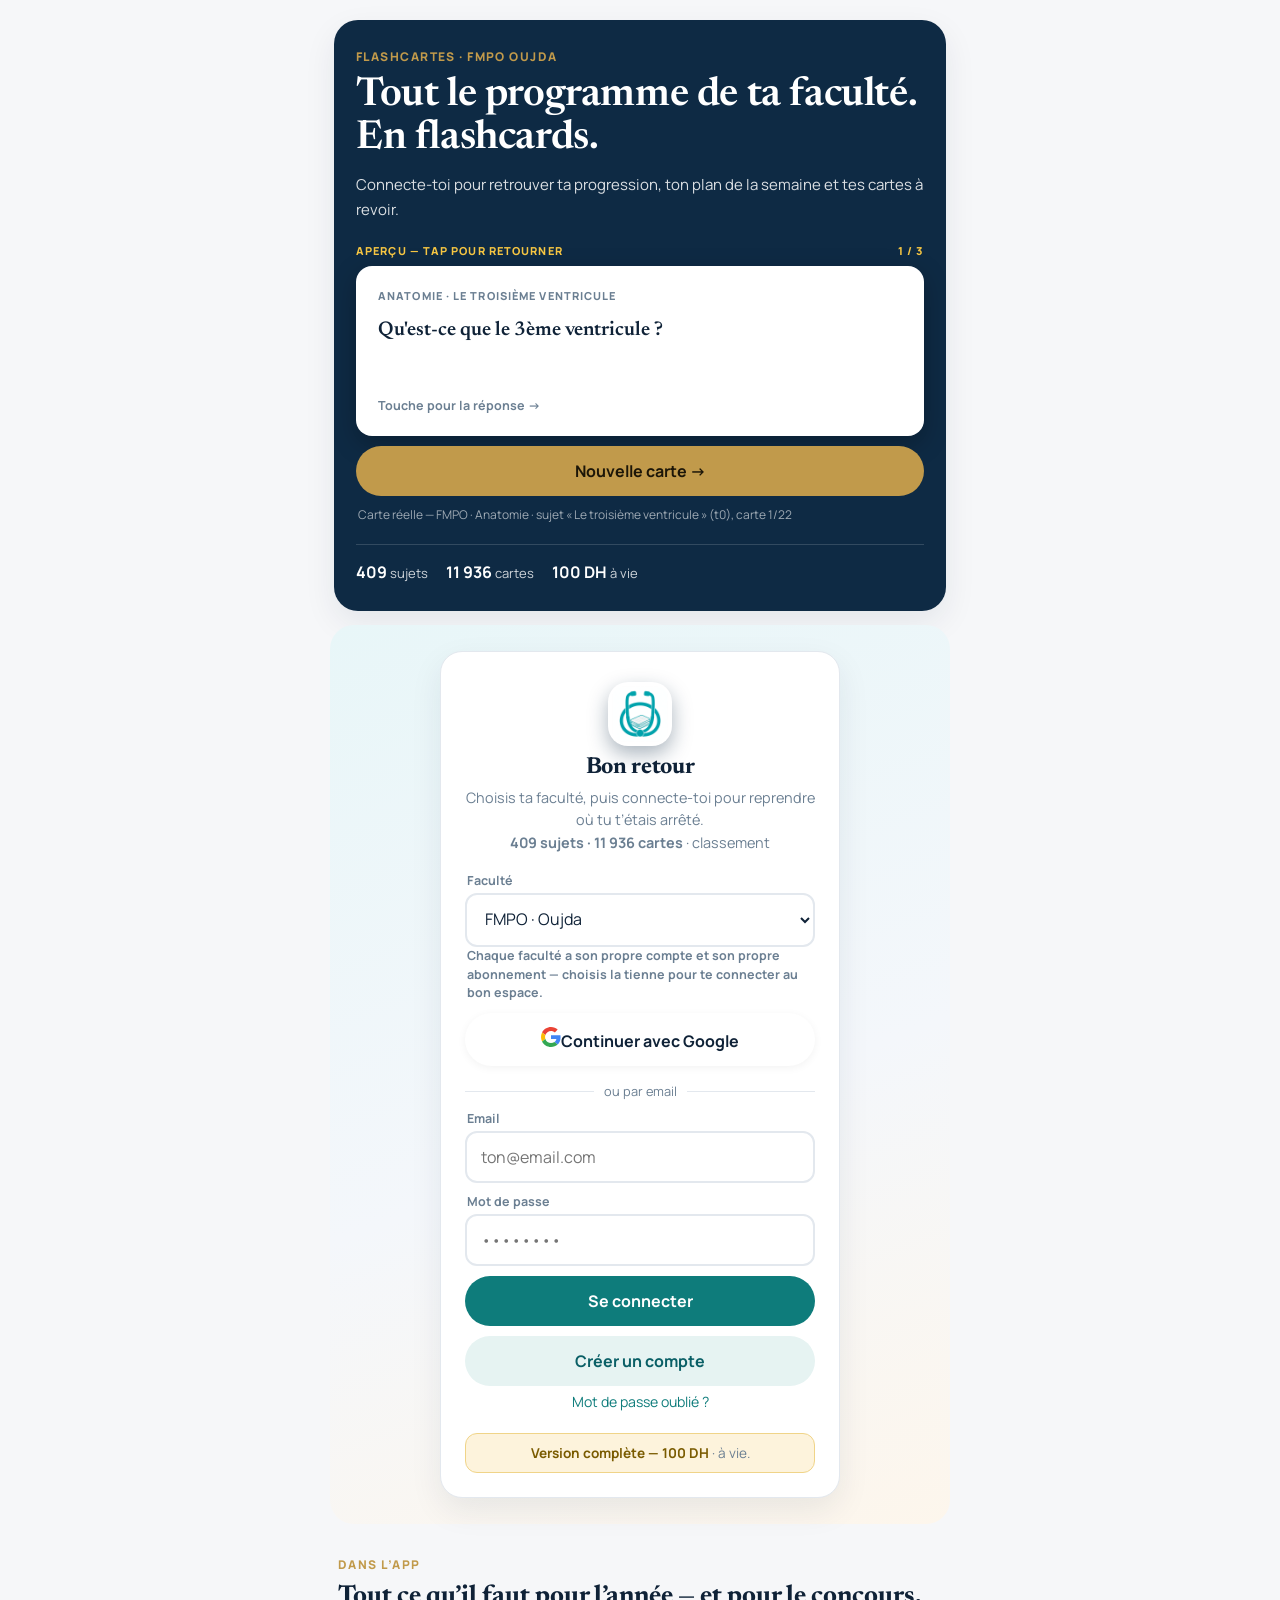
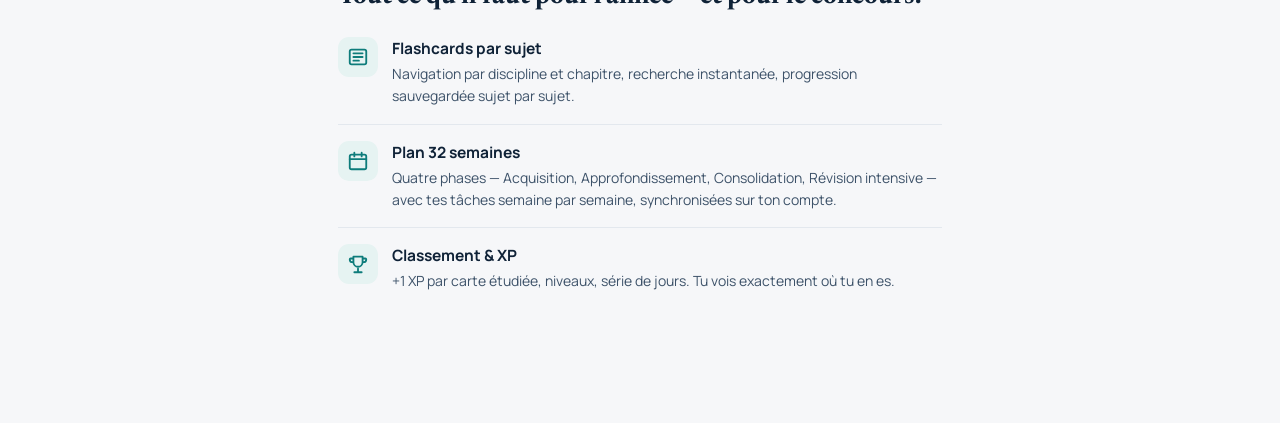
<file: index.html>
<!DOCTYPE html>
<html lang="fr">
<head>
<meta charset="UTF-8">
<meta name="viewport" content="width=device-width, initial-scale=1.0, viewport-fit=cover">
<meta name="theme-color" content="#0e2a44">
<title>Flashcards FMPO — Connexion</title>
<link rel="stylesheet" href="styles.css">
<link rel="manifest" href="manifest.json">
<link rel="icon" href="icon-512.png">
<link rel="apple-touch-icon" href="icon-192.png">
</head>
<body>
<div id="app"></div>
<script>
/* Vigie de demarrage : si l'app ne s'affiche pas (module bloque,
   navigateur trop ancien...), affiche un message d'aide au lieu d'une page blanche. */
(function () {
  var app = document.getElementById('app');
  if (!app) return;
  function card(title, body) {
    if (app.children.length) return;
    app.innerHTML =
      '<div style="min-height:70vh;display:flex;align-items:center;justify-content:center;padding:24px;font-family:-apple-system,Segoe UI,Roboto,Arial,sans-serif;">' +
      '<div style="max-width:420px;background:#fff;border-radius:16px;box-shadow:0 8px 24px rgba(14,124,134,.15);padding:28px 24px;text-align:center;color:#1c2733;">' +
      '<div style="margin-bottom:8px;color:#0e7c7b;display:flex;justify-content:center;"><svg width="36" height="36" viewBox="0 0 24 24" fill="none" stroke="currentColor" stroke-width="2" stroke-linecap="round" stroke-linejoin="round"><path d="M12 3 2.5 20h19L12 3z"/><path d="M12 10v4M12 17.5v.5"/></svg></div>' +
      '<h2 style="margin:0 0 8px;font-size:1.1rem;">' + title + '</h2>' +
      '<p style="margin:0;font-size:.92rem;line-height:1.6;color:#5b6b7c;">' + body + '</p></div></div>';
  }
  var noImportMap = !('supports' in HTMLScriptElement) || !HTMLScriptElement.supports('importmap');
  if (noImportMap) {
    card('Mets \u00e0 jour ton navigateur',
      'Cette app a besoin d\u2019un navigateur r\u00e9cent. Sur iPhone : R\u00e9glages \u2192 G\u00e9n\u00e9ral \u2192 Mise \u00e0 jour logicielle, ou ouvre ce lien dans Chrome.');
    return;
  }
  setTimeout(function () {
    card('La page n\u2019arrive pas \u00e0 charger',
      'V\u00e9rifie ta connexion internet, d\u00e9sactive ton bloqueur de pub pour ce site, puis recharge la page. Si \u00e7a persiste, ouvre le lien dans Chrome ou un Safari \u00e0 jour.');
  }, 9000);
})();
</script>
<div id="toast" class="toast" hidden></div>
<script type="module" src="js/login.js"></script>
<script>
if ('serviceWorker' in navigator) {
  window.addEventListener('load', () => {
    navigator.serviceWorker.register('sw.js').catch(() => {});
  });
}
</script>
</body>
</html>
</file>
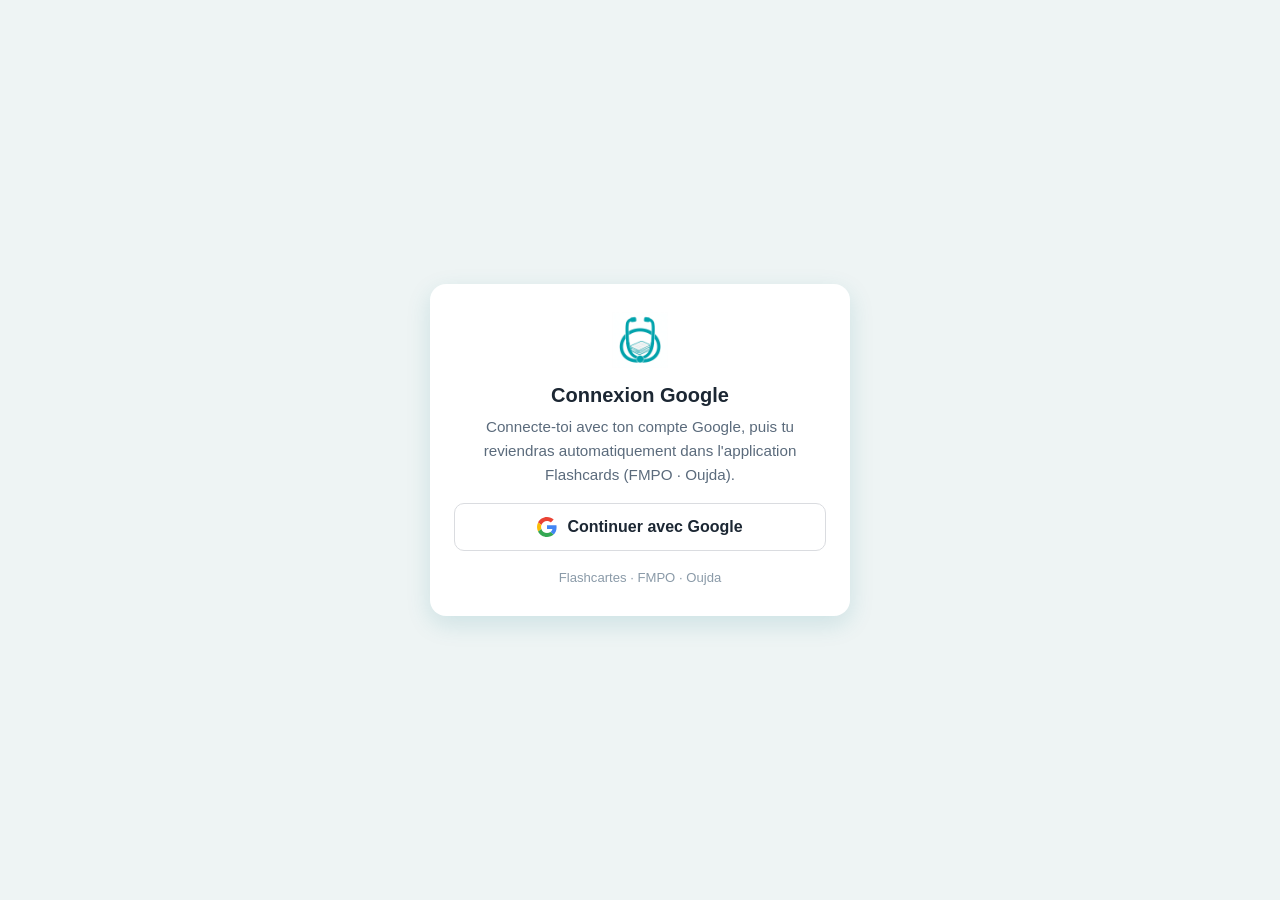
<file: auth-google.html>
<!DOCTYPE html>
<html lang="fr">
<head>
<meta charset="UTF-8">
<meta name="viewport" content="width=device-width, initial-scale=1.0, viewport-fit=cover">
<meta name="robots" content="noindex">
<meta name="theme-color" content="#0e2a44">
<title>Connexion Google — Flashcartes FMPO · Oujda</title>
<link rel="icon" href="icon-512.png">
<style>
  * { box-sizing: border-box; }
  body { margin: 0; min-height: 100vh; display: flex; align-items: center; justify-content: center;
    padding: 24px; font-family: -apple-system, "Segoe UI", Roboto, Arial, sans-serif;
    background: #eef4f4; color: #1c2733; }
  .card { width: 100%; max-width: 420px; background: #fff; border-radius: 16px;
    box-shadow: 0 8px 24px rgba(14,124,134,.15); padding: 28px 24px; text-align: center; }
  .card img { width: 56px; height: 56px; }
  h1 { margin: 12px 0 8px; font-size: 1.25rem; }
  p { margin: 0 0 16px; font-size: .95rem; line-height: 1.6; color: #5b6b7c; }
  .btn { display: flex; align-items: center; justify-content: center; gap: 10px; width: 100%;
    padding: 13px 16px; border: 1px solid #dadce0; border-radius: 10px; background: #fff;
    font-size: 1rem; font-weight: 600; color: #1c2733; cursor: pointer; }
  .btn:disabled { opacity: .6; cursor: default; }
  .err { display: none; margin: 14px 0 0; padding: 10px 12px; border-radius: 8px;
    background: #fdecea; color: #b3261e; font-size: .9rem; text-align: left; }
  .note { margin: 16px 0 0; font-size: .82rem; color: #8a9aa8; }
  .fallback { display: none; margin-top: 16px; }
  .fallback a { color: #0e7c86; font-weight: 600; }
</style>
</head>
<body>
<div class="card">
  <img src="icon-512.png" alt="Flashcartes">
  <h1>Connexion Google</h1>
  <p>Connecte-toi avec ton compte Google, puis tu reviendras
     automatiquement dans l'application Flashcards (FMPO · Oujda).</p>
  <button class="btn" id="gBtn" type="button">
    <svg viewBox="0 0 48 48" width="20" height="20" aria-hidden="true"><path fill="#EA4335" d="M24 9.5c3.54 0 6.71 1.22 9.21 3.6l6.85-6.85C35.9 2.38 30.47 0 24 0 14.62 0 6.51 5.38 2.56 13.22l7.98 6.19C12.43 13.72 17.74 9.5 24 9.5z"/><path fill="#4285F4" d="M46.98 24.55c0-1.57-.15-3.09-.38-4.55H24v9.02h12.94c-.58 2.96-2.26 5.48-4.78 7.18l7.73 6c4.51-4.18 7.09-10.36 7.09-17.65z"/><path fill="#FBBC05" d="M10.53 28.59c-.48-1.45-.76-2.99-.76-4.59s.27-3.14.76-4.59l-7.98-6.19C.92 16.46 0 20.12 0 24c0 3.88.92 7.54 2.56 10.78l7.97-6.19z"/><path fill="#34A853" d="M24 48c6.48 0 11.93-2.13 15.89-5.81l-7.73-6c-2.15 1.45-4.92 2.3-8.16 2.3-6.26 0-11.57-4.22-13.47-9.91l-7.98 6.19C6.51 42.62 14.62 48 24 48z"/></svg>
    <span>Continuer avec Google</span>
  </button>
  <div class="err" id="err"></div>
  <div class="fallback" id="fallback">
    <p>Si l'application ne s'est pas ouverte toute seule,
       <a id="backLink" href="#">touche ici pour y retourner</a>.</p>
  </div>
  <p class="note">Flashcartes · FMPO · Oujda</p>
</div>
<script type="module">
import { initializeApp } from './vendor/firebase/firebase-app.js';
import { getAuth, GoogleAuthProvider, signInWithPopup } from './vendor/firebase/firebase-auth.js';
import { firebaseConfig } from './firebase-config.js';

/* Page d'auth Google pour l'APPLICATION Android : elle tourne dans le
   navigateur système (la WebView ne peut pas faire de OAuth Google).
   Après la connexion, elle renvoie le token Google à l'app via le lien
   flashcards://auth/google — MainActivity le transmet à la WebView. */
const params = new URLSearchParams(location.search);
const fac = params.get('fac') || 'fmpo';
const app = initializeApp(firebaseConfig);
const auth = getAuth(app);
const showErr = (m) => { const e = document.getElementById('err'); e.style.display = 'block'; e.textContent = m; };
const backToApp = (qs) => {
  const url = 'flashcards://auth/google?fac=' + encodeURIComponent(fac) + qs;
  document.getElementById('backLink').href = url;
  document.getElementById('fallback').style.display = 'block';
  location.href = url;
};
document.getElementById('gBtn').onclick = async () => {
  const btn = document.getElementById('gBtn');
  btn.disabled = true;
  try {
    const result = await signInWithPopup(auth, new GoogleAuthProvider());
    const cred = GoogleAuthProvider.credentialFromResult(result);
    const idToken = cred && cred.idToken;
    if (!idToken) throw new Error('no-id-token');
    backToApp('&token=' + encodeURIComponent(idToken));
  } catch (e) {
    const c = e.code || '';
    if (c.includes('popup-closed-by-user') || c.includes('cancelled-popup-request')) {
      backToApp('&error=cancelled');
    } else if (c.includes('account-exists-with-different-credential')) {
      backToApp('&error=account-exists');
    } else if (c.includes('popup-blocked')) {
      showErr('Le navigateur a bloqué la fenêtre Google — autorise les popups pour ce site puis réessaie.');
    } else {
      showErr('Connexion Google impossible : ' + (e.message || e));
    }
    btn.disabled = false;
  }
};
</script>
</body>
</html>
</file>
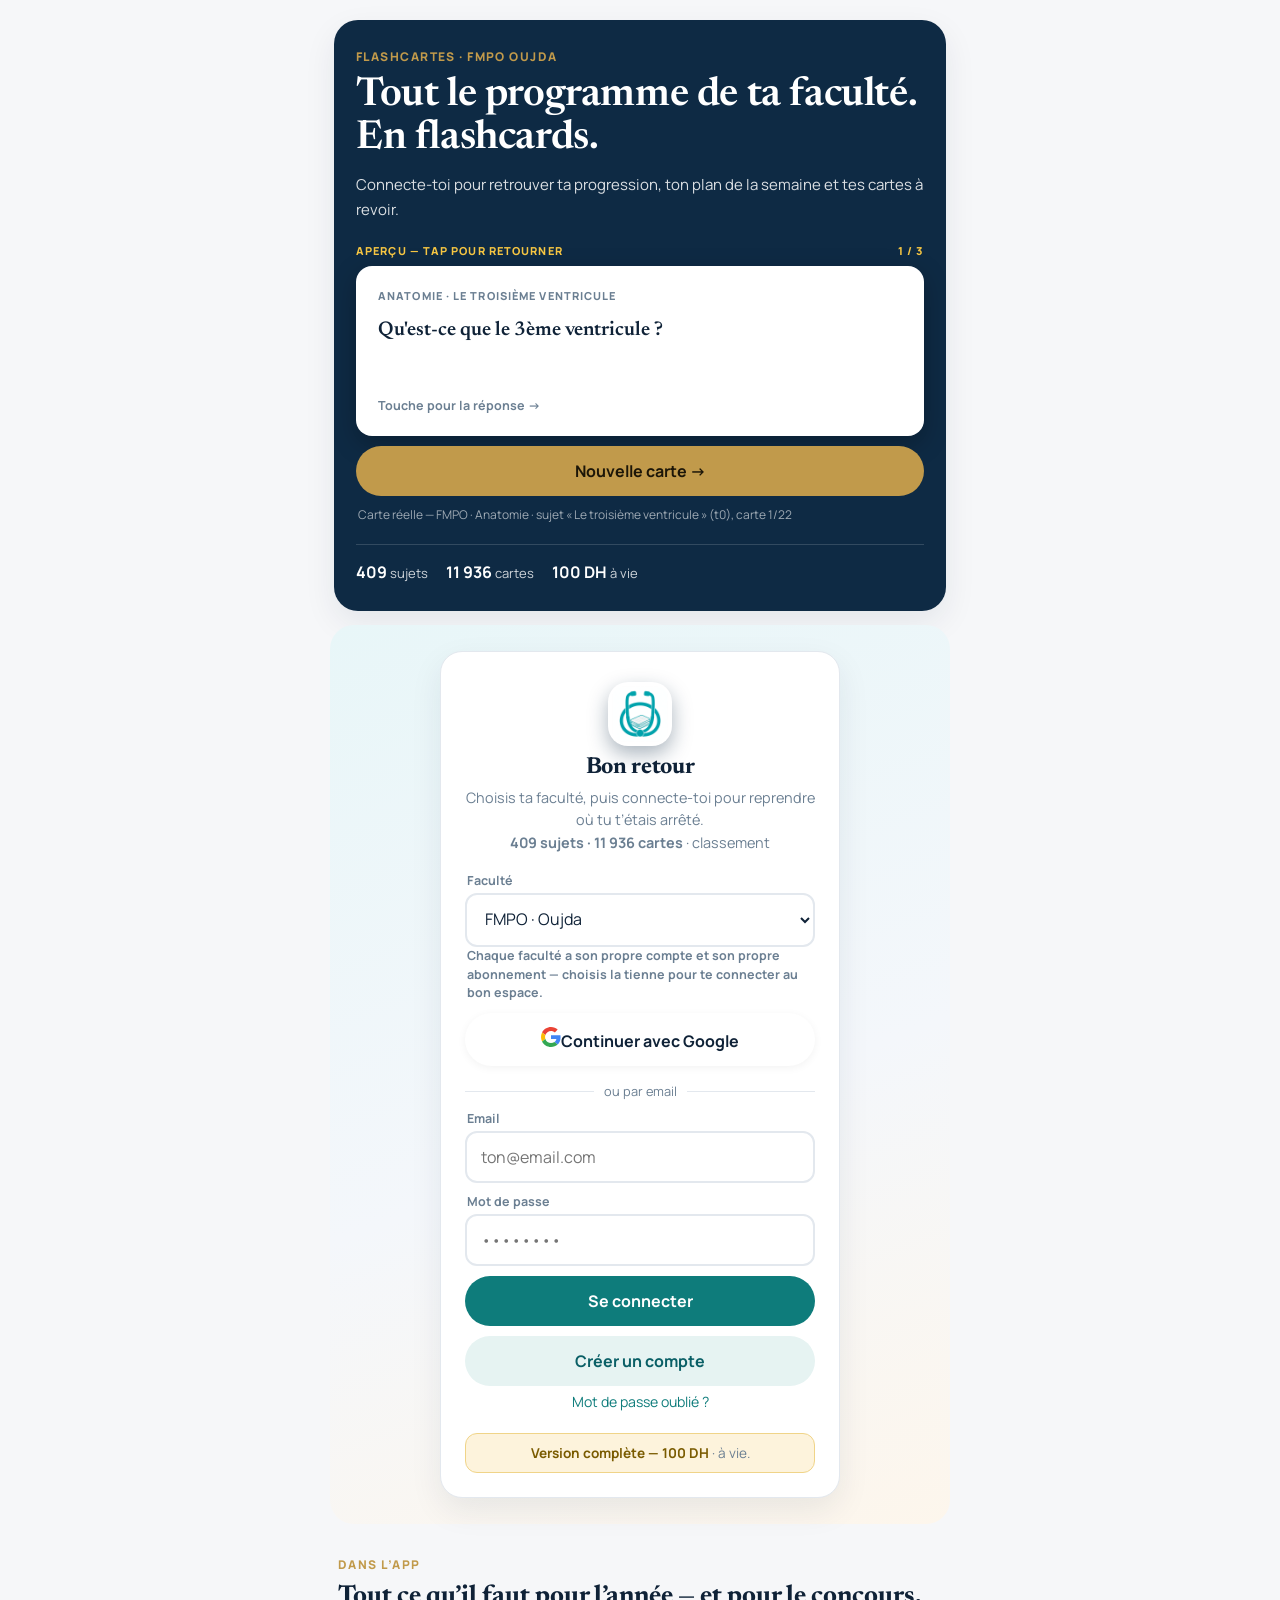
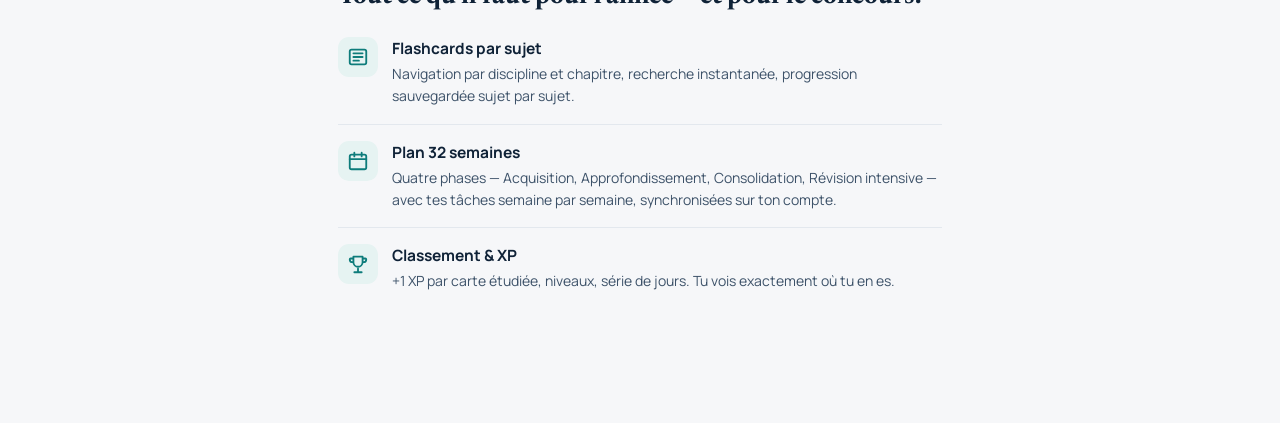
<file: classement.html>
<!DOCTYPE html>
<html lang="fr">
<head>
<meta charset="UTF-8">
<meta name="viewport" content="width=device-width, initial-scale=1.0, viewport-fit=cover">
<meta name="theme-color" content="#0e2a44">
<title>Classement — Flashcards FMPO</title>
<link rel="stylesheet" href="styles.css">
<link rel="manifest" href="manifest.json">
<link rel="icon" href="icon-512.png">
<link rel="apple-touch-icon" href="icon-192.png">
</head>
<body>
<div id="app"></div>
<script>
/* Vigie de demarrage : si l'app ne s'affiche pas (module bloque,
   navigateur trop ancien...), affiche un message d'aide au lieu d'une page blanche. */
(function () {
  var app = document.getElementById('app');
  if (!app) return;
  function card(title, body) {
    if (app.children.length) return;
    app.innerHTML =
      '<div style="min-height:70vh;display:flex;align-items:center;justify-content:center;padding:24px;font-family:-apple-system,Segoe UI,Roboto,Arial,sans-serif;">' +
      '<div style="max-width:420px;background:#fff;border-radius:16px;box-shadow:0 8px 24px rgba(14,124,134,.15);padding:28px 24px;text-align:center;color:#1c2733;">' +
      '<div style="margin-bottom:8px;color:#0e7c7b;display:flex;justify-content:center;"><svg width="36" height="36" viewBox="0 0 24 24" fill="none" stroke="currentColor" stroke-width="2" stroke-linecap="round" stroke-linejoin="round"><path d="M12 3 2.5 20h19L12 3z"/><path d="M12 10v4M12 17.5v.5"/></svg></div>' +
      '<h2 style="margin:0 0 8px;font-size:1.1rem;">' + title + '</h2>' +
      '<p style="margin:0;font-size:.92rem;line-height:1.6;color:#5b6b7c;">' + body + '</p></div></div>';
  }
  var noImportMap = !('supports' in HTMLScriptElement) || !HTMLScriptElement.supports('importmap');
  if (noImportMap) {
    card('Mets \u00e0 jour ton navigateur',
      'Cette app a besoin d\u2019un navigateur r\u00e9cent. Sur iPhone : R\u00e9glages \u2192 G\u00e9n\u00e9ral \u2192 Mise \u00e0 jour logicielle, ou ouvre ce lien dans Chrome.');
    return;
  }
  setTimeout(function () {
    card('La page n\u2019arrive pas \u00e0 charger',
      'V\u00e9rifie ta connexion internet, d\u00e9sactive ton bloqueur de pub pour ce site, puis recharge la page. Si \u00e7a persiste, ouvre le lien dans Chrome ou un Safari \u00e0 jour.');
  }, 9000);
})();
</script>
</div>
<div id="toast" class="toast" hidden></div>
<script type="module" src="js/classement.js"></script>
<script>
if ('serviceWorker' in navigator) {
  window.addEventListener('load', () => {
    navigator.serviceWorker.register('sw.js').catch(() => {});
  });
}
</script>
</body>
</html>
</file>
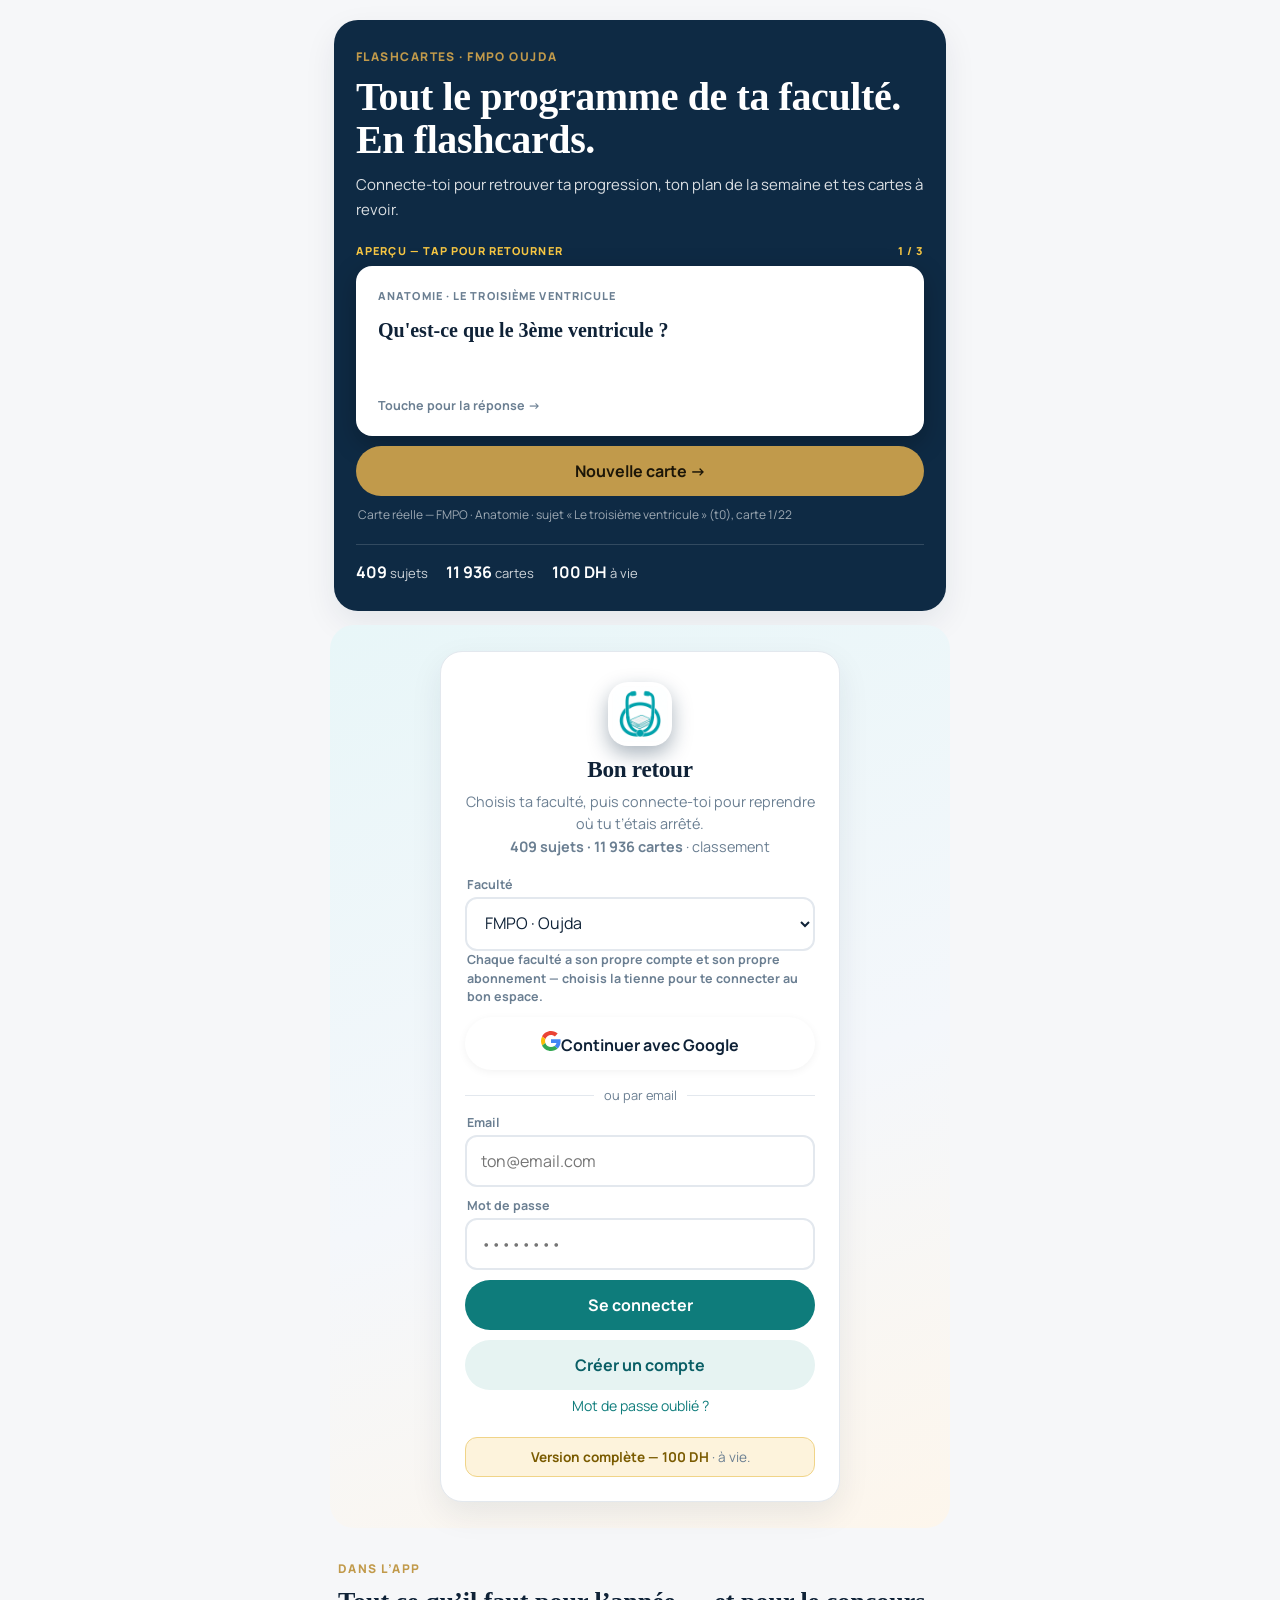
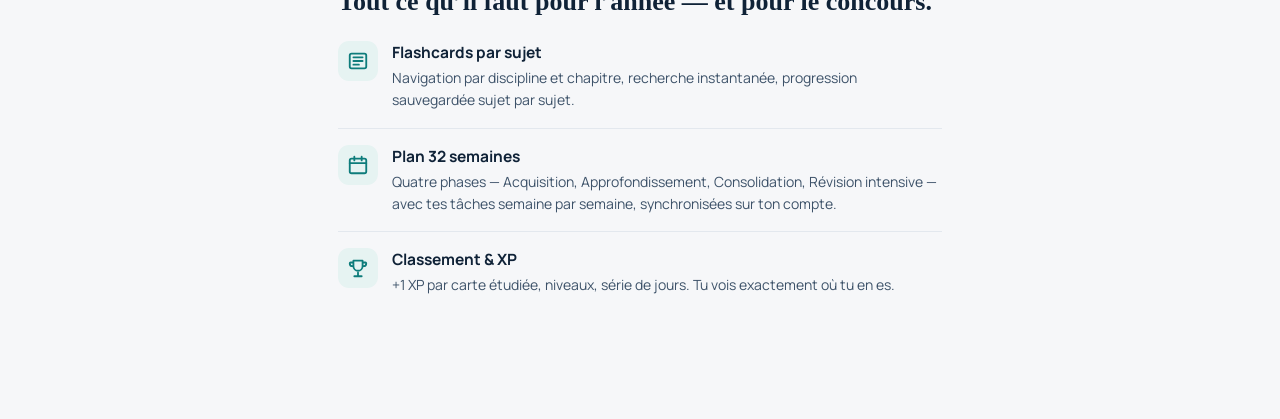
<file: discipline.html>
<!DOCTYPE html>
<html lang="fr">
<head>
<meta charset="UTF-8">
<meta name="viewport" content="width=device-width, initial-scale=1.0, viewport-fit=cover">
<meta name="theme-color" content="#0e2a44">
<title>Discipline — Flashcards FMPO</title>
<link rel="stylesheet" href="styles.css">
<link rel="manifest" href="manifest.json">
<link rel="icon" href="icon-512.png">
<link rel="apple-touch-icon" href="icon-192.png">
</head>
<body>
<div id="app"></div>
<script>
/* Vigie de demarrage : si l'app ne s'affiche pas (module bloque,
   navigateur trop ancien...), affiche un message d'aide au lieu d'une page blanche. */
(function () {
  var app = document.getElementById('app');
  if (!app) return;
  function card(title, body) {
    if (app.children.length) return;
    app.innerHTML =
      '<div style="min-height:70vh;display:flex;align-items:center;justify-content:center;padding:24px;font-family:-apple-system,Segoe UI,Roboto,Arial,sans-serif;">' +
      '<div style="max-width:420px;background:#fff;border-radius:16px;box-shadow:0 8px 24px rgba(14,124,134,.15);padding:28px 24px;text-align:center;color:#1c2733;">' +
      '<div style="margin-bottom:8px;color:#0e7c7b;display:flex;justify-content:center;"><svg width="36" height="36" viewBox="0 0 24 24" fill="none" stroke="currentColor" stroke-width="2" stroke-linecap="round" stroke-linejoin="round"><path d="M12 3 2.5 20h19L12 3z"/><path d="M12 10v4M12 17.5v.5"/></svg></div>' +
      '<h2 style="margin:0 0 8px;font-size:1.1rem;">' + title + '</h2>' +
      '<p style="margin:0;font-size:.92rem;line-height:1.6;color:#5b6b7c;">' + body + '</p></div></div>';
  }
  var noImportMap = !('supports' in HTMLScriptElement) || !HTMLScriptElement.supports('importmap');
  if (noImportMap) {
    card('Mets \u00e0 jour ton navigateur',
      'Cette app a besoin d\u2019un navigateur r\u00e9cent. Sur iPhone : R\u00e9glages \u2192 G\u00e9n\u00e9ral \u2192 Mise \u00e0 jour logicielle, ou ouvre ce lien dans Chrome.');
    return;
  }
  setTimeout(function () {
    card('La page n\u2019arrive pas \u00e0 charger',
      'V\u00e9rifie ta connexion internet, d\u00e9sactive ton bloqueur de pub pour ce site, puis recharge la page. Si \u00e7a persiste, ouvre le lien dans Chrome ou un Safari \u00e0 jour.');
  }, 9000);
})();
</script>
</div>
<div id="toast" class="toast" hidden></div>
<script type="module" src="js/discipline.js"></script>
<script>
if ('serviceWorker' in navigator) {
  window.addEventListener('load', () => {
    navigator.serviceWorker.register('sw.js').catch(() => {});
  });
}
</script>
</body>
</html>
</file>
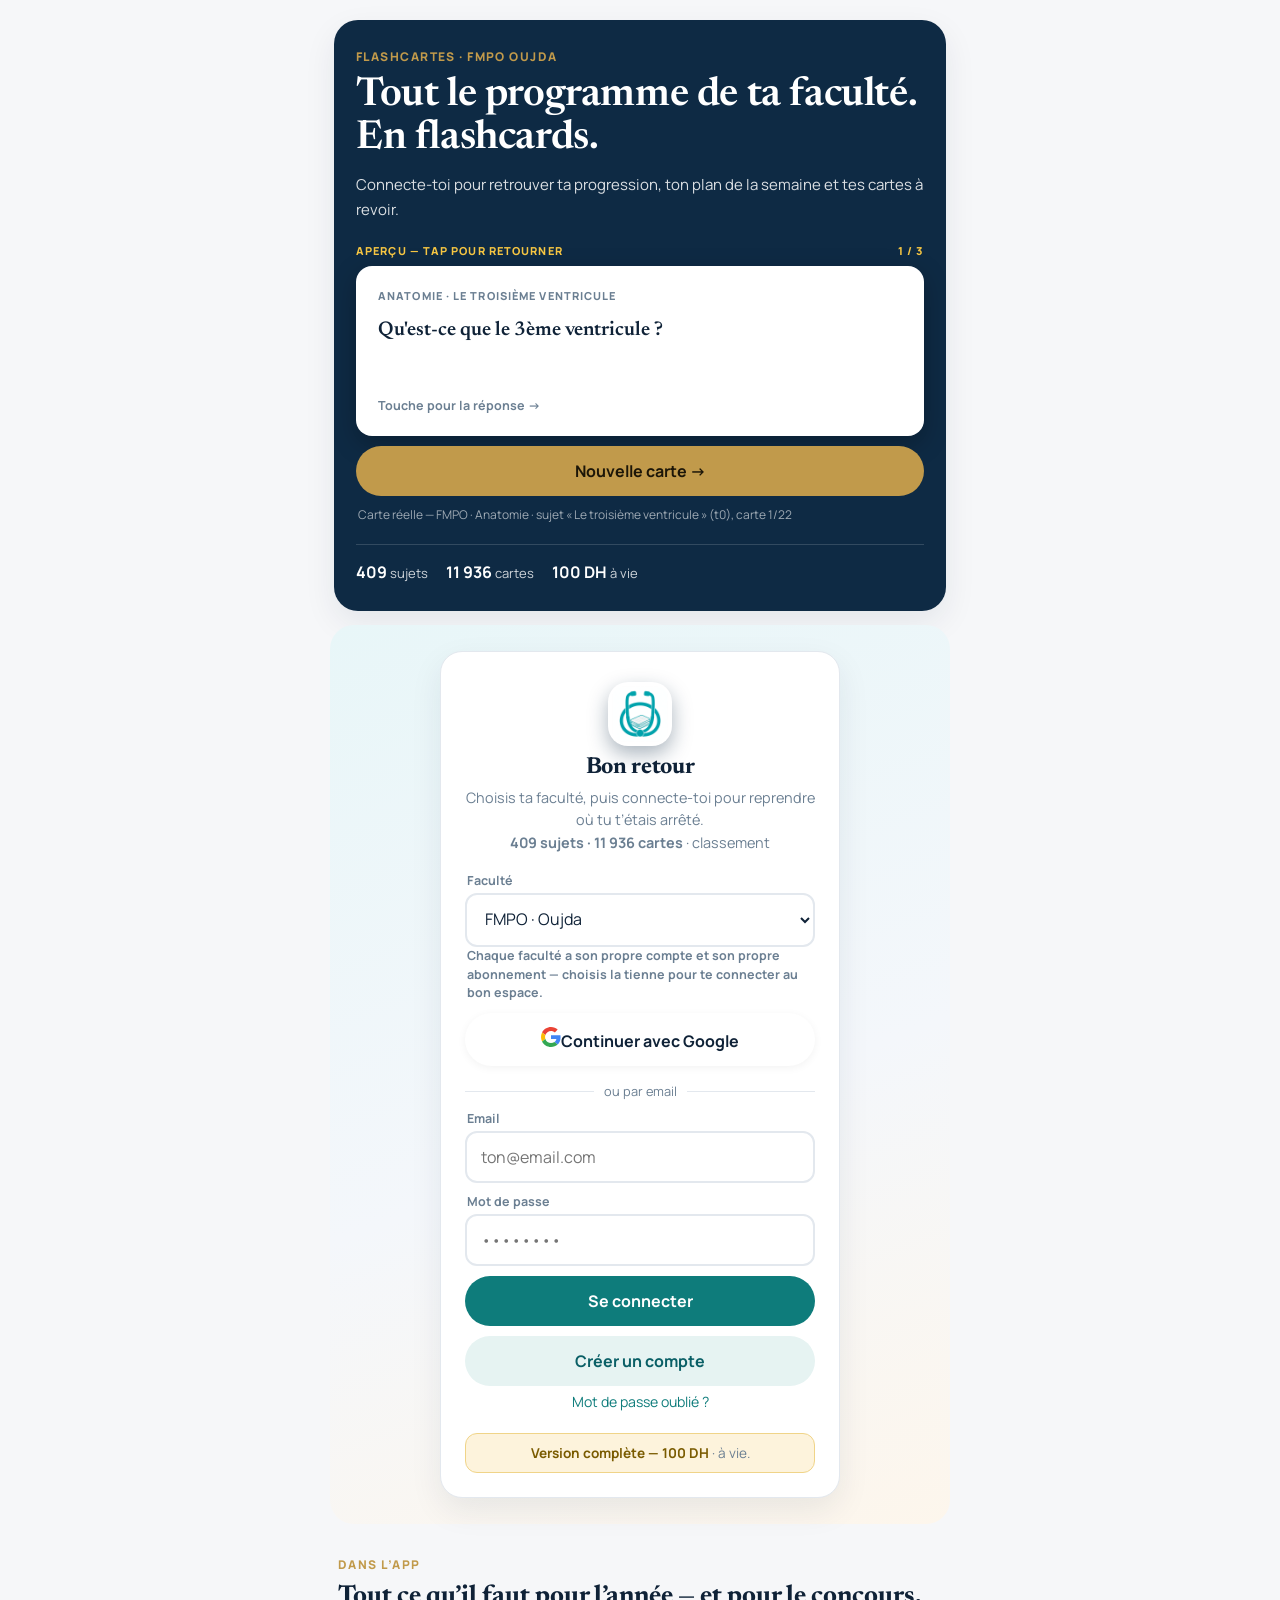
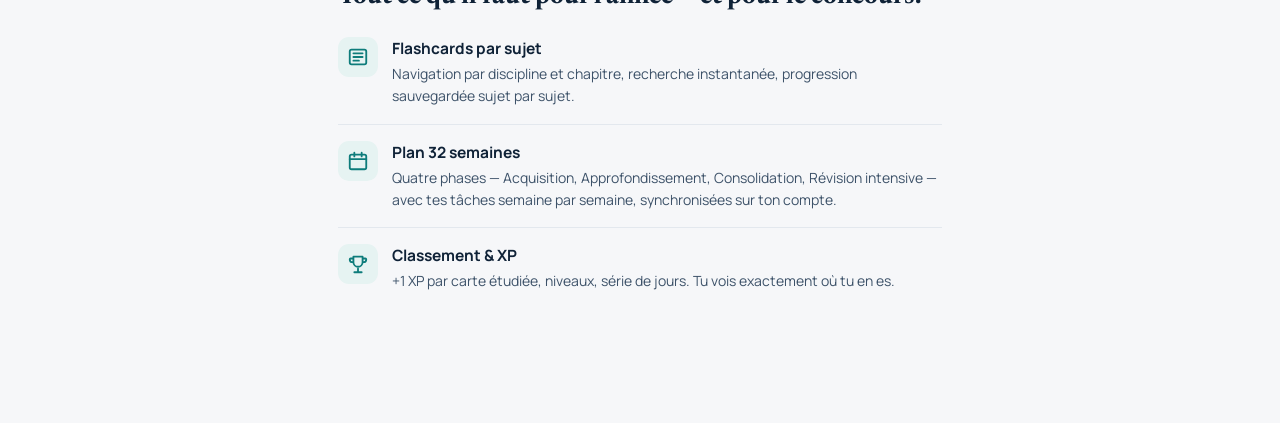
<file: plan.html>
<!DOCTYPE html>
<html lang="fr">
<head>
<meta charset="UTF-8">
<meta name="viewport" content="width=device-width, initial-scale=1.0, viewport-fit=cover">
<meta name="theme-color" content="#0e2a44">
<title>Plan 32 semaines — Flashcards FMPO</title>
<link rel="stylesheet" href="styles.css">
<link rel="manifest" href="manifest.json">
<link rel="icon" href="icon-512.png">
<link rel="apple-touch-icon" href="icon-192.png">
</head>
<body>
<div id="app"></div>
<script>
/* Vigie de demarrage : si l'app ne s'affiche pas (module bloque,
   navigateur trop ancien...), affiche un message d'aide au lieu d'une page blanche. */
(function () {
  var app = document.getElementById('app');
  if (!app) return;
  function card(title, body) {
    if (app.children.length) return;
    app.innerHTML =
      '<div style="min-height:70vh;display:flex;align-items:center;justify-content:center;padding:24px;font-family:-apple-system,Segoe UI,Roboto,Arial,sans-serif;">' +
      '<div style="max-width:420px;background:#fff;border-radius:16px;box-shadow:0 8px 24px rgba(14,124,134,.15);padding:28px 24px;text-align:center;color:#1c2733;">' +
      '<div style="margin-bottom:8px;color:#0e7c7b;display:flex;justify-content:center;"><svg width="36" height="36" viewBox="0 0 24 24" fill="none" stroke="currentColor" stroke-width="2" stroke-linecap="round" stroke-linejoin="round"><path d="M12 3 2.5 20h19L12 3z"/><path d="M12 10v4M12 17.5v.5"/></svg></div>' +
      '<h2 style="margin:0 0 8px;font-size:1.1rem;">' + title + '</h2>' +
      '<p style="margin:0;font-size:.92rem;line-height:1.6;color:#5b6b7c;">' + body + '</p></div></div>';
  }
  var noImportMap = !('supports' in HTMLScriptElement) || !HTMLScriptElement.supports('importmap');
  if (noImportMap) {
    card('Mets \u00e0 jour ton navigateur',
      'Cette app a besoin d\u2019un navigateur r\u00e9cent. Sur iPhone : R\u00e9glages \u2192 G\u00e9n\u00e9ral \u2192 Mise \u00e0 jour logicielle, ou ouvre ce lien dans Chrome.');
    return;
  }
  setTimeout(function () {
    card('La page n\u2019arrive pas \u00e0 charger',
      'V\u00e9rifie ta connexion internet, d\u00e9sactive ton bloqueur de pub pour ce site, puis recharge la page. Si \u00e7a persiste, ouvre le lien dans Chrome ou un Safari \u00e0 jour.');
  }, 9000);
})();
</script>
</div>
<div id="toast" class="toast" hidden></div>
<script type="module" src="js/plan.js"></script>
<script>
if ('serviceWorker' in navigator) {
  window.addEventListener('load', () => {
    navigator.serviceWorker.register('sw.js').catch(() => {});
  });
}
</script>
</body>
</html>
</file>
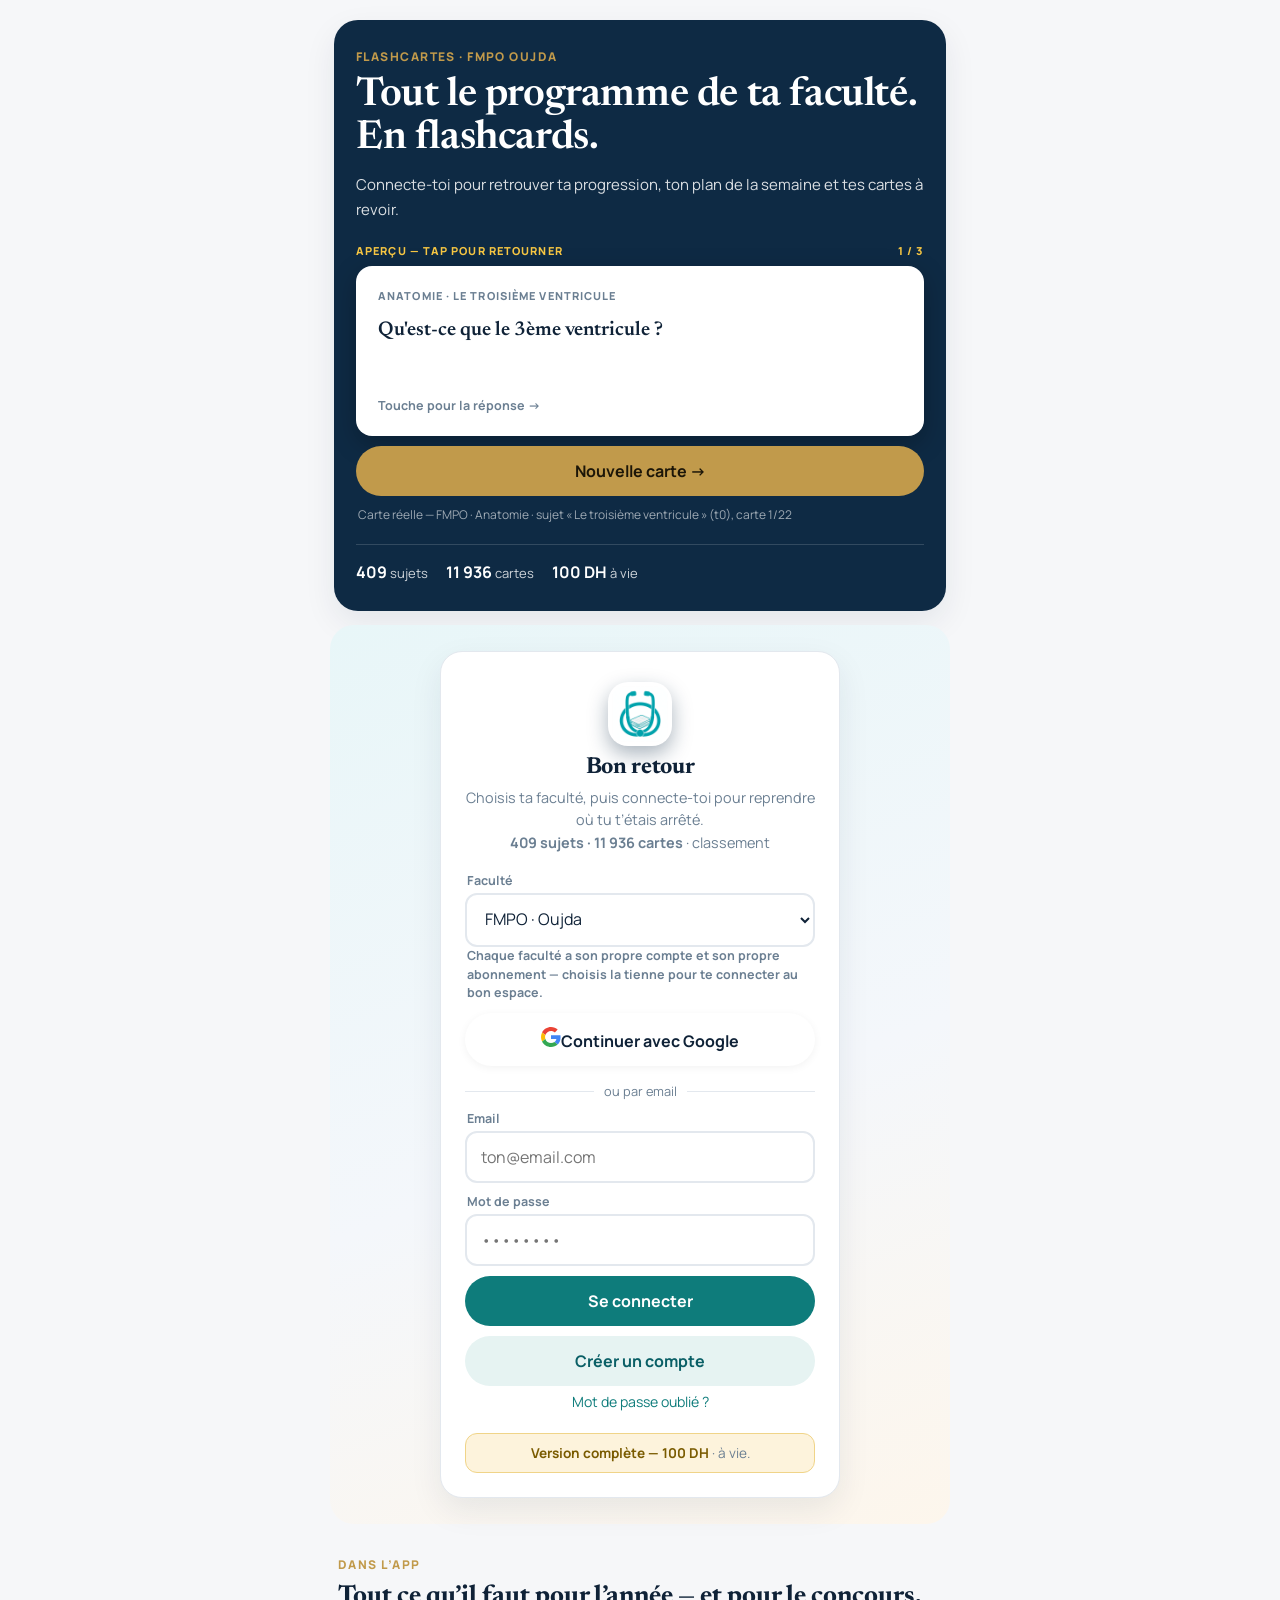
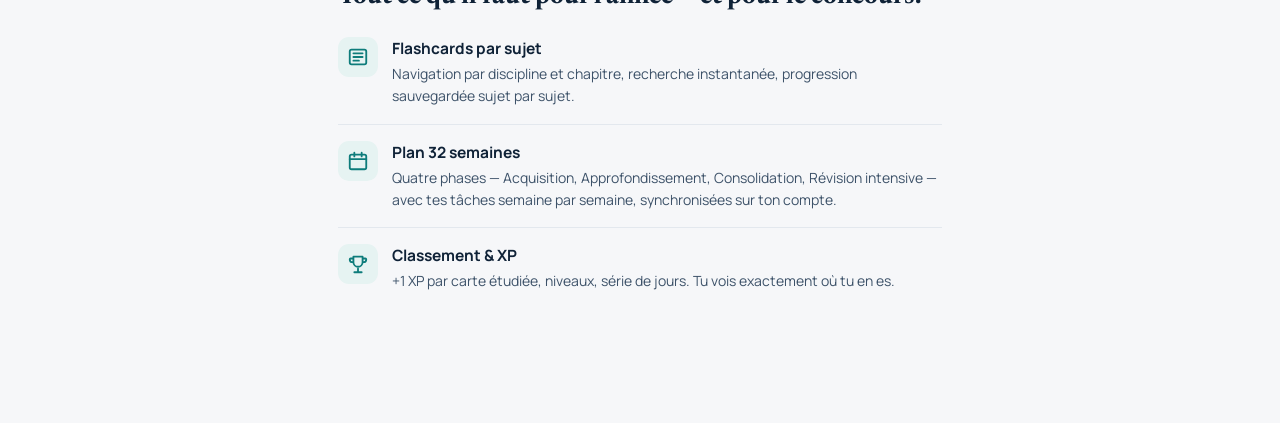
<file: profil.html>
<!DOCTYPE html>
<html lang="fr">
<head>
<meta charset="UTF-8">
<meta name="viewport" content="width=device-width, initial-scale=1.0, viewport-fit=cover">
<meta name="theme-color" content="#0e2a44">
<title>Profil — Flashcards FMPO</title>
<link rel="stylesheet" href="styles.css">
<link rel="manifest" href="manifest.json">
<link rel="icon" href="icon-512.png">
<link rel="apple-touch-icon" href="icon-192.png">
</head>
<body>
<div id="app"></div>
<script>
/* Vigie de demarrage : si l'app ne s'affiche pas (module bloque,
   navigateur trop ancien...), affiche un message d'aide au lieu d'une page blanche. */
(function () {
  var app = document.getElementById('app');
  if (!app) return;
  function card(title, body) {
    if (app.children.length) return;
    app.innerHTML =
      '<div style="min-height:70vh;display:flex;align-items:center;justify-content:center;padding:24px;font-family:-apple-system,Segoe UI,Roboto,Arial,sans-serif;">' +
      '<div style="max-width:420px;background:#fff;border-radius:16px;box-shadow:0 8px 24px rgba(14,124,134,.15);padding:28px 24px;text-align:center;color:#1c2733;">' +
      '<div style="margin-bottom:8px;color:#0e7c7b;display:flex;justify-content:center;"><svg width="36" height="36" viewBox="0 0 24 24" fill="none" stroke="currentColor" stroke-width="2" stroke-linecap="round" stroke-linejoin="round"><path d="M12 3 2.5 20h19L12 3z"/><path d="M12 10v4M12 17.5v.5"/></svg></div>' +
      '<h2 style="margin:0 0 8px;font-size:1.1rem;">' + title + '</h2>' +
      '<p style="margin:0;font-size:.92rem;line-height:1.6;color:#5b6b7c;">' + body + '</p></div></div>';
  }
  var noImportMap = !('supports' in HTMLScriptElement) || !HTMLScriptElement.supports('importmap');
  if (noImportMap) {
    card('Mets \u00e0 jour ton navigateur',
      'Cette app a besoin d\u2019un navigateur r\u00e9cent. Sur iPhone : R\u00e9glages \u2192 G\u00e9n\u00e9ral \u2192 Mise \u00e0 jour logicielle, ou ouvre ce lien dans Chrome.');
    return;
  }
  setTimeout(function () {
    card('La page n\u2019arrive pas \u00e0 charger',
      'V\u00e9rifie ta connexion internet, d\u00e9sactive ton bloqueur de pub pour ce site, puis recharge la page. Si \u00e7a persiste, ouvre le lien dans Chrome ou un Safari \u00e0 jour.');
  }, 9000);
})();
</script>
</div>
<div id="toast" class="toast" hidden></div>
<script type="module" src="js/profil.js"></script>
<script>
if ('serviceWorker' in navigator) {
  window.addEventListener('load', () => {
    navigator.serviceWorker.register('sw.js').catch(() => {});
  });
}
</script>
</body>
</html>
</file>
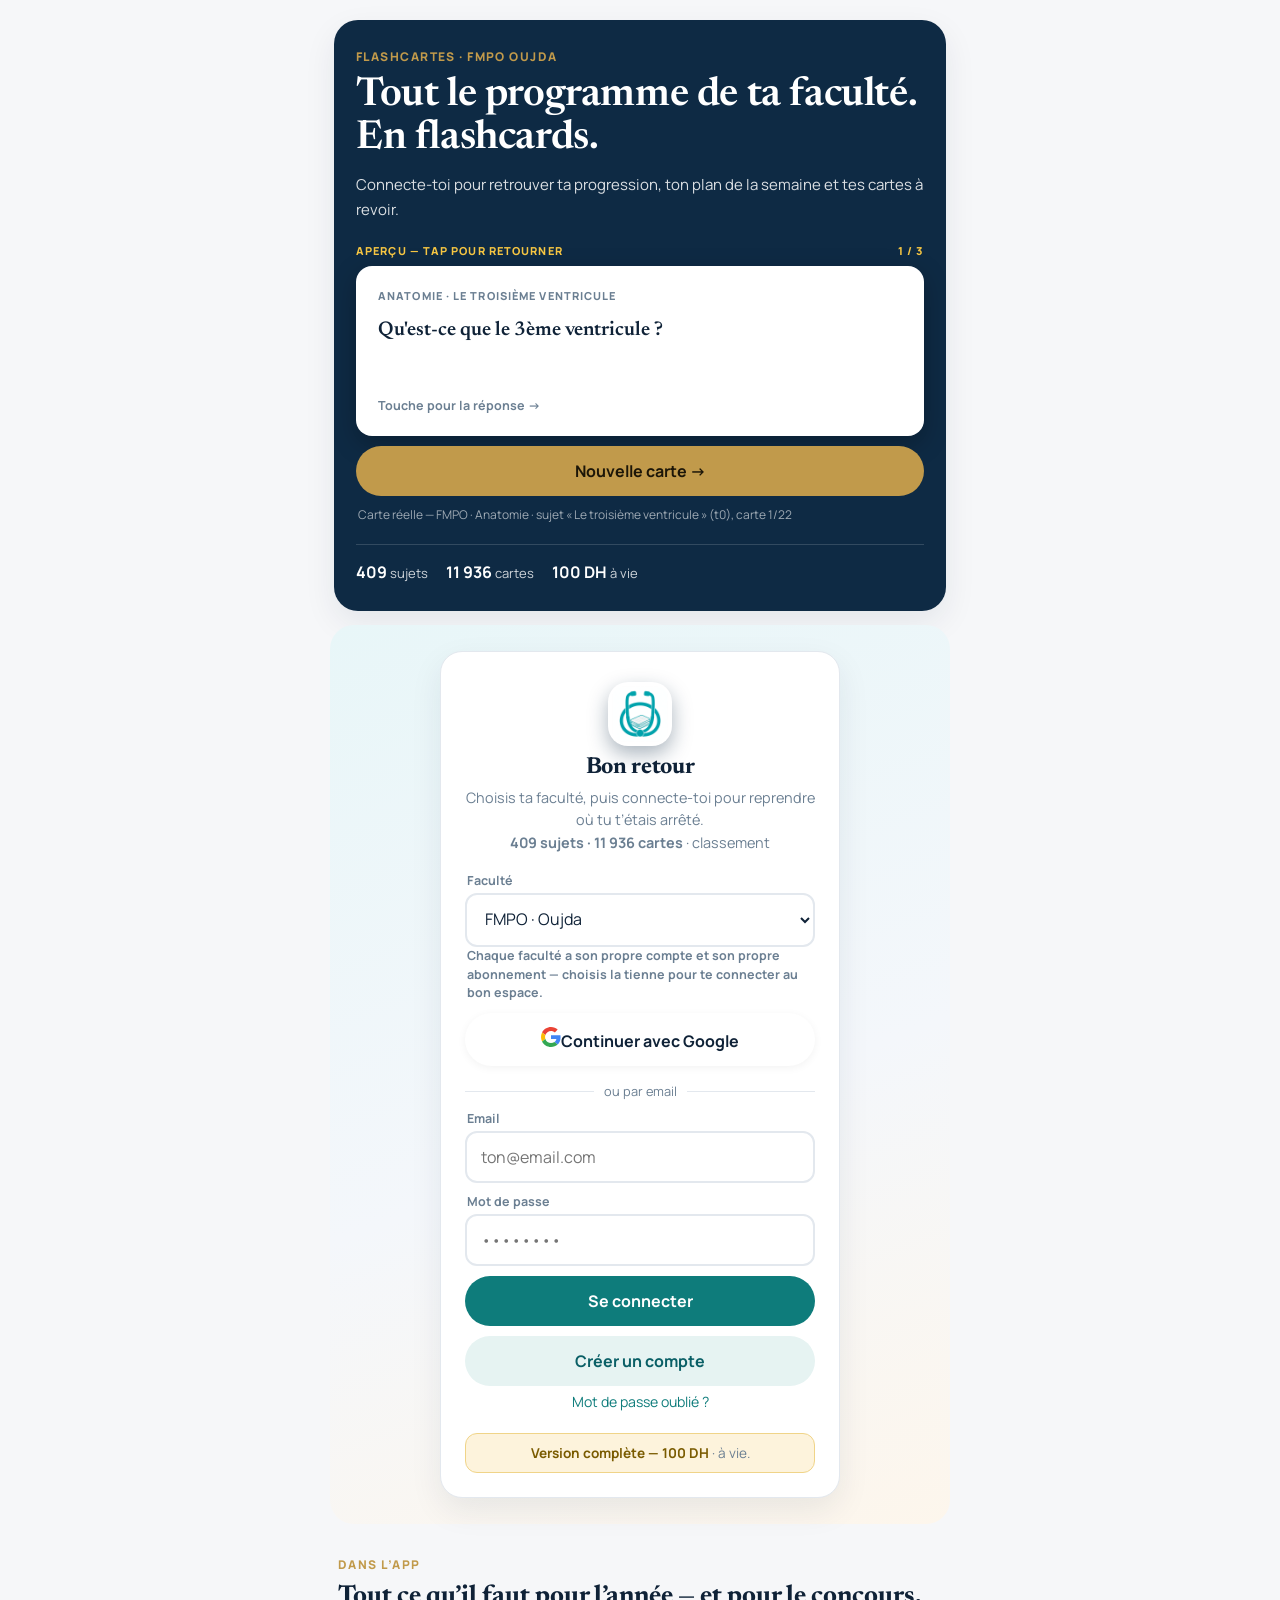
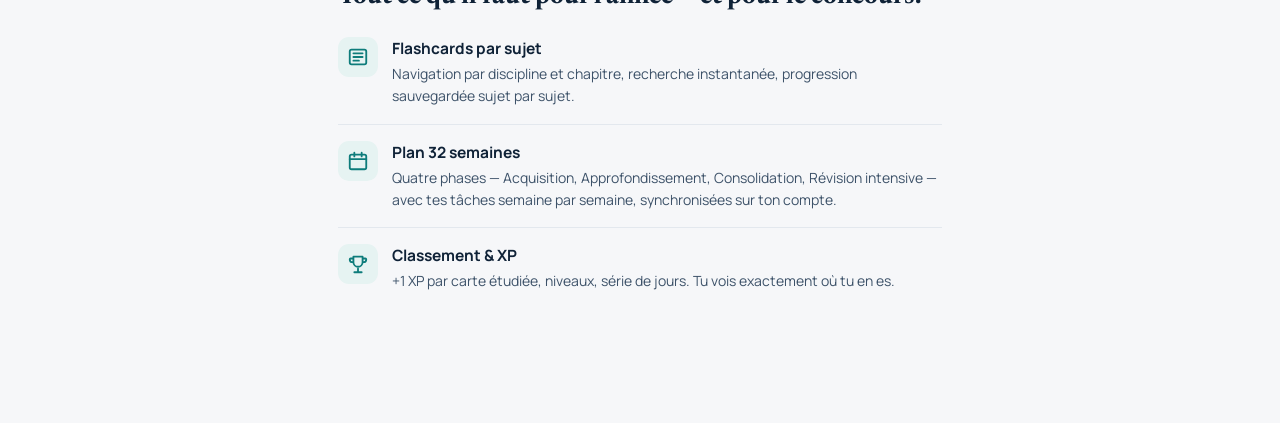
<file: review.html>
<!DOCTYPE html>
<html lang="fr">
<head>
<meta charset="UTF-8">
<meta name="viewport" content="width=device-width, initial-scale=1.0, viewport-fit=cover">
<meta name="theme-color" content="#0e2a44">
<title>Révision espacée — Flashcards FMPO</title>
<link rel="stylesheet" href="styles.css">
<link rel="manifest" href="manifest.json">
<link rel="icon" href="icon-512.png">
<link rel="apple-touch-icon" href="icon-192.png">
</head>
<body>
<div id="app"></div>
<script>
/* Vigie de demarrage : si l'app ne s'affiche pas (module bloque,
   navigateur trop ancien...), affiche un message d'aide au lieu d'une page blanche. */
(function () {
  var app = document.getElementById('app');
  if (!app) return;
  function card(title, body) {
    if (app.children.length) return;
    app.innerHTML =
      '<div style="min-height:70vh;display:flex;align-items:center;justify-content:center;padding:24px;font-family:-apple-system,Segoe UI,Roboto,Arial,sans-serif;">' +
      '<div style="max-width:420px;background:#fff;border-radius:16px;box-shadow:0 8px 24px rgba(14,124,134,.15);padding:28px 24px;text-align:center;color:#1c2733;">' +
      '<div style="margin-bottom:8px;color:#0e7c7b;display:flex;justify-content:center;"><svg width="36" height="36" viewBox="0 0 24 24" fill="none" stroke="currentColor" stroke-width="2" stroke-linecap="round" stroke-linejoin="round"><path d="M12 3 2.5 20h19L12 3z"/><path d="M12 10v4M12 17.5v.5"/></svg></div>' +
      '<h2 style="margin:0 0 8px;font-size:1.1rem;">' + title + '</h2>' +
      '<p style="margin:0;font-size:.92rem;line-height:1.6;color:#5b6b7c;">' + body + '</p></div></div>';
  }
  var noImportMap = !('supports' in HTMLScriptElement) || !HTMLScriptElement.supports('importmap');
  if (noImportMap) {
    card('Mets \u00e0 jour ton navigateur',
      'Cette app a besoin d\u2019un navigateur r\u00e9cent. Sur iPhone : R\u00e9glages \u2192 G\u00e9n\u00e9ral \u2192 Mise \u00e0 jour logicielle, ou ouvre ce lien dans Chrome.');
    return;
  }
  setTimeout(function () {
    card('La page n\u2019arrive pas \u00e0 charger',
      'V\u00e9rifie ta connexion internet, d\u00e9sactive ton bloqueur de pub pour ce site, puis recharge la page. Si \u00e7a persiste, ouvre le lien dans Chrome ou un Safari \u00e0 jour.');
  }, 9000);
})();
</script>
</div>
<div id="toast" class="toast" hidden></div>
<script type="module" src="js/review.js"></script>
<script>
if ('serviceWorker' in navigator) {
  window.addEventListener('load', () => {
    navigator.serviceWorker.register('sw.js').catch(() => {});
  });
}
</script>
</body>
</html>
</file>
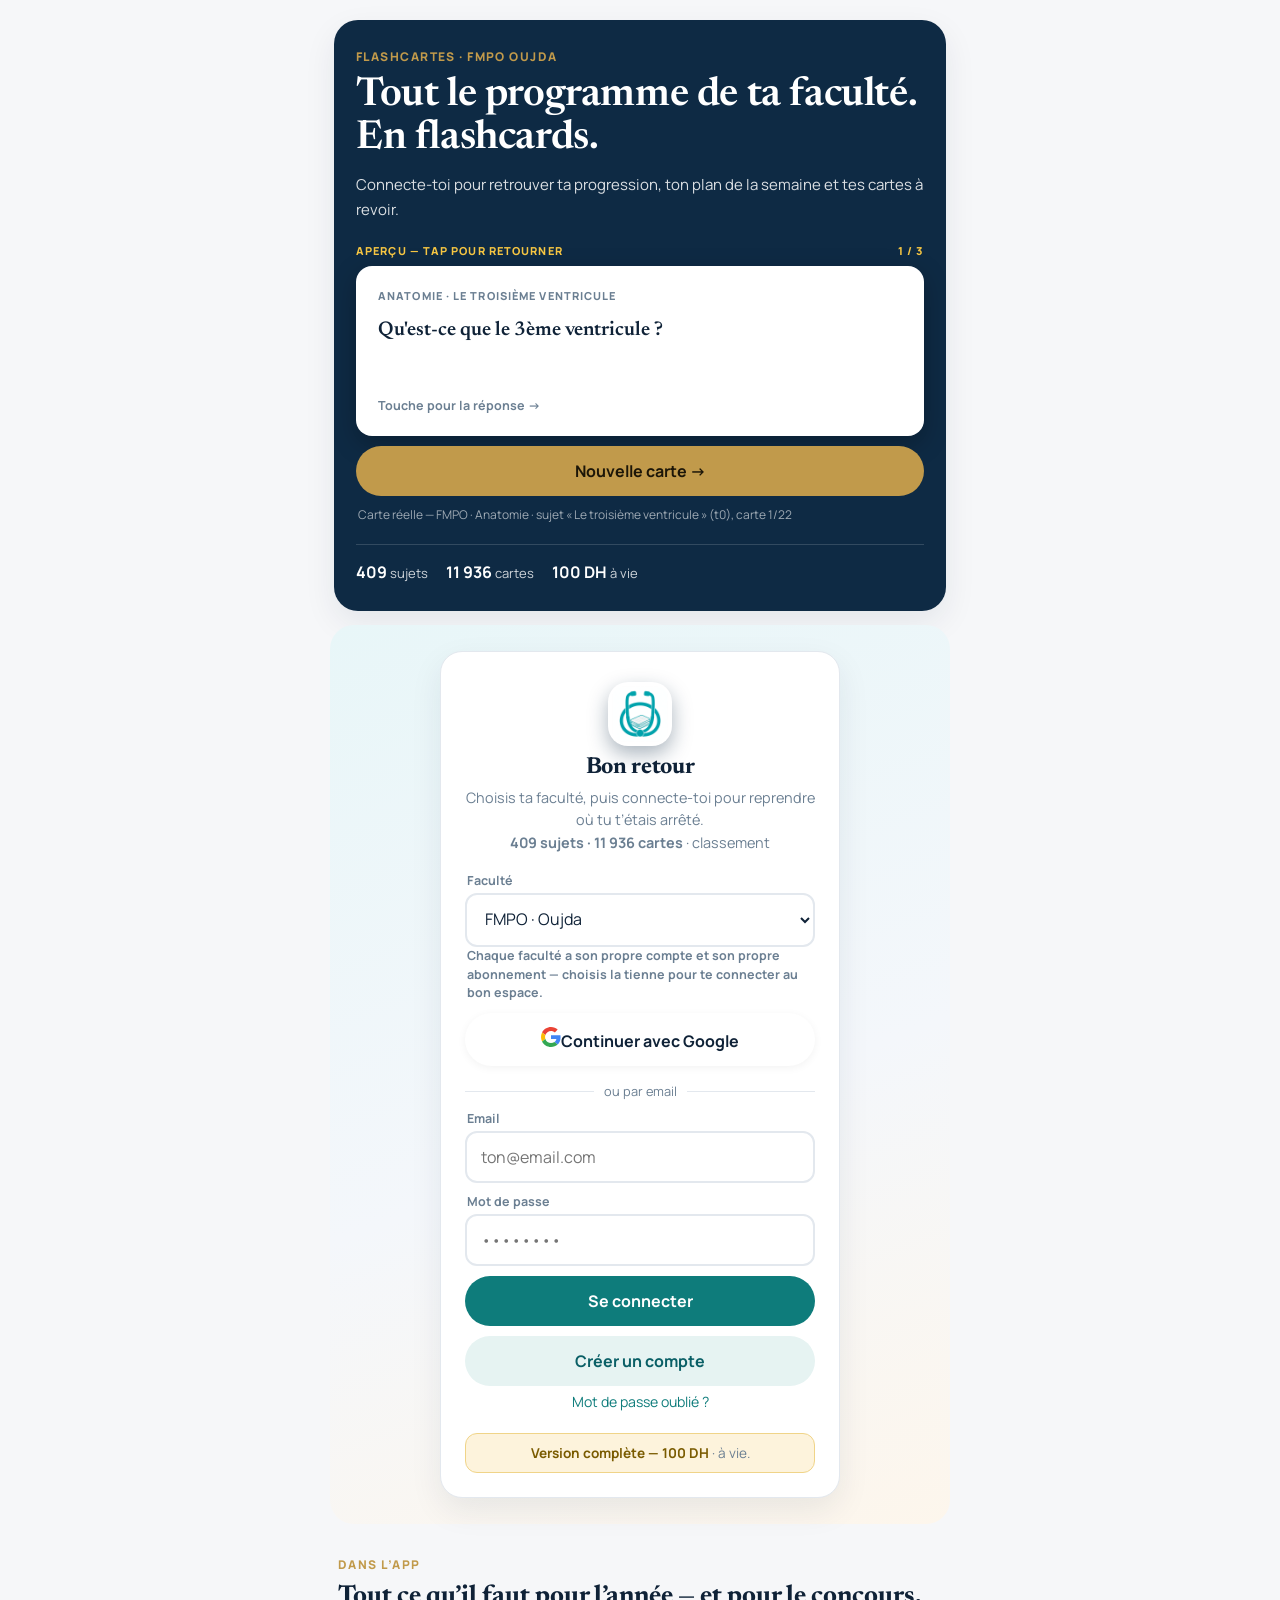
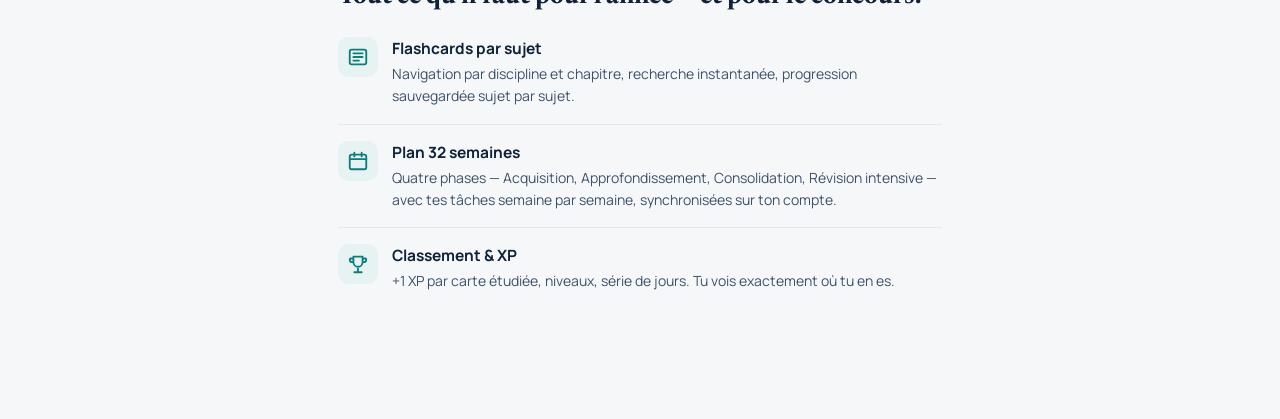
<file: topic.html>
<!DOCTYPE html>
<html lang="fr">
<head>
<meta charset="UTF-8">
<meta name="viewport" content="width=device-width, initial-scale=1.0, viewport-fit=cover">
<meta name="theme-color" content="#0e2a44">
<title>Sujet — Flashcards FMPO</title>
<link rel="stylesheet" href="styles.css">
<link rel="manifest" href="manifest.json">
<link rel="icon" href="icon-512.png">
<link rel="apple-touch-icon" href="icon-192.png">
</head>
<body>
<div id="app"></div>
<script>
/* Vigie de demarrage : si l'app ne s'affiche pas (module bloque,
   navigateur trop ancien...), affiche un message d'aide au lieu d'une page blanche. */
(function () {
  var app = document.getElementById('app');
  if (!app) return;
  function card(title, body) {
    if (app.children.length) return;
    app.innerHTML =
      '<div style="min-height:70vh;display:flex;align-items:center;justify-content:center;padding:24px;font-family:-apple-system,Segoe UI,Roboto,Arial,sans-serif;">' +
      '<div style="max-width:420px;background:#fff;border-radius:16px;box-shadow:0 8px 24px rgba(14,124,134,.15);padding:28px 24px;text-align:center;color:#1c2733;">' +
      '<div style="margin-bottom:8px;color:#0e7c7b;display:flex;justify-content:center;"><svg width="36" height="36" viewBox="0 0 24 24" fill="none" stroke="currentColor" stroke-width="2" stroke-linecap="round" stroke-linejoin="round"><path d="M12 3 2.5 20h19L12 3z"/><path d="M12 10v4M12 17.5v.5"/></svg></div>' +
      '<h2 style="margin:0 0 8px;font-size:1.1rem;">' + title + '</h2>' +
      '<p style="margin:0;font-size:.92rem;line-height:1.6;color:#5b6b7c;">' + body + '</p></div></div>';
  }
  var noImportMap = !('supports' in HTMLScriptElement) || !HTMLScriptElement.supports('importmap');
  if (noImportMap) {
    card('Mets \u00e0 jour ton navigateur',
      'Cette app a besoin d\u2019un navigateur r\u00e9cent. Sur iPhone : R\u00e9glages \u2192 G\u00e9n\u00e9ral \u2192 Mise \u00e0 jour logicielle, ou ouvre ce lien dans Chrome.');
    return;
  }
  setTimeout(function () {
    card('La page n\u2019arrive pas \u00e0 charger',
      'V\u00e9rifie ta connexion internet, d\u00e9sactive ton bloqueur de pub pour ce site, puis recharge la page. Si \u00e7a persiste, ouvre le lien dans Chrome ou un Safari \u00e0 jour.');
  }, 9000);
})();
</script>
</div>
<div id="toast" class="toast" hidden></div>
<script type="module" src="js/topic.js"></script>
<script>
if ('serviceWorker' in navigator) {
  window.addEventListener('load', () => {
    navigator.serviceWorker.register('sw.js').catch(() => {});
  });
}
</script>
</body>
</html>
</file>
<file: styles.css>
/* ============================================================================
   Flashcards FMPO — Clean Premium (porté de l'aperçu approuvé 2026-10-26).
   Jetons : bg #f6f7f9, surface #fff, ink #0f2237, navy #0e2a44,
   teal #0e7c7b, gold #c19a4b, radius 18px.
   Polices : Manrope (UI) + Newsreader (titres / questions) — Google Fonts,
   avec replis système hors-ligne. Mode sombre : prefers-color-scheme.
   Règles anti-régression : icônes = SVG en ligne (jamais de glyphes de
   police — ils se coupent sur téléphone) ; les règles de rangée sont
   limitées aux enfants directs (ex. .feat-list > li) ; les cartes flip
   grandissent avec leur contenu (faces dans une même cellule de grille).
   ============================================================================ */
@import url('https://fonts.googleapis.com/css2?family=Manrope:wght@400;500;600;700;800&family=Newsreader:ital,opsz,wght@0,6..72,500;0,6..72,600;1,6..72,500&display=swap');

:root{
  --bg:#f6f7f9; --surface:#ffffff; --surface2:#eef1f4; --line:#e3e8ee;
  --ink:#0f2237; --ink2:#3d5269; --muted:#6b7f92;
  --navy:#0e2a44; --navy2:#12365a;
  --teal:#0e7c7b; --teal2:#0a5e5d; --teal-dark:#0a5f66; --teal-soft:#e6f3f2; --teal-light:#e0f2f4;
  --gold:#c19a4b; --gold-soft:#fdf3dc; --gold-bright:#f5c542;
  --green:#157a4c; --green-soft:#e6f4ec; --red:#c0392b; --red-soft:#fdecea;
  --radius:18px;
  --shadow:0 12px 32px rgba(14,42,68,.08);
  --shadow2:0 4px 14px rgba(14,42,68,.06);
}
@media (prefers-color-scheme: dark){
  :root{
    --bg:#0b1420; --surface:#121f31; --surface2:#18293f; --line:#24344c;
    --ink:#eef3f8; --ink2:#b9c9d9; --muted:#8aa0b5;
    /* --navy NE DOIT PAS basculer en clair en mode sombre : les cartes
       .hero/.today-card/.resume-card/.me-card ont un fond
       navy + texte blanc — avec --navy:#eaf1f8 le texte blanc devenait
       invisible sur fond pâle (bug Plan 2026-10-26). Navy reste #0e2a44. */
    --teal-dark:#7dd3d2; /* texte sarcelle clair sur fonds sombres en mode sombre */
    --teal-soft:#143636; --gold-soft:#2e2716; --red-soft:#3a1d1a; --green-soft:#173628;
    --teal-light:#143636;
    --shadow:0 12px 32px rgba(0,0,0,.35);
  }
}
*{box-sizing:border-box; -webkit-tap-highlight-color:transparent;}
html,body{margin:0;padding:0;}
body{
  font-family:Manrope,system-ui,-apple-system,"Segoe UI",Roboto,Arial,sans-serif;
  background:var(--bg); color:var(--ink);
  min-height:100vh; padding-bottom:86px;
  -webkit-font-smoothing:antialiased;
}
h1,h2,h3,.serif{font-family:Newsreader,Georgia,serif;}
#app{max-width:640px;margin:0 auto;padding:14px 14px 20px;}
a{color:var(--teal);}
img{max-width:100%;}

/* ---------- boot / login ---------- */
.boot{text-align:center;padding:70px 20px;color:var(--muted);}
.boot-logo{font-size:3.2rem;}
.boot-title{font-size:1.5rem;font-weight:800;color:var(--ink);margin-top:8px;}
.boot-sub{margin-top:6px;font-size:.9rem;}

/* Hero déconnecté (page de connexion) */
.hero{background:var(--navy);color:#fff;border-radius:24px;padding:28px 22px;margin:6px 0 0;
  box-shadow:var(--shadow);}
@media (prefers-color-scheme: dark){ .hero{background:#0e2a44;color:#fff;} }
/* Contraste mode sombre — cartes à fond navy + texte blanc : le fond
   doit rester navy sombre (comme .hero ci-dessus), sinon le texte blanc
   est invisible. Idem pour les verdicts : texte fixe sombre sur fond
   *-soft qui bascule en sombre en mode sombre → texte clair. */
@media (prefers-color-scheme: dark){
  .today-card,.resume-card,.me-card{background:#0e2a44;color:#fff;}
  .verdict.perfect{color:#7ddba8;} .verdict.partial{color:#f5c542;} .verdict.zero{color:#ff9a8a;}
  .reveal b{color:#f5c542;}
}
.hero-eyebrow{margin:0 0 10px;font-size:12px;font-weight:800;letter-spacing:.12em;text-transform:uppercase;color:var(--gold);}
.hero-title{margin:0;font-family:Newsreader,Georgia,serif;font-weight:600;font-size:clamp(30px,7.5vw,40px);line-height:1.08;letter-spacing:-.01em;color:#fff;}
.hero-sub{margin:12px 0 0;font-size:15px;line-height:1.65;color:rgba(255,255,255,.85);}
.hero-stats{display:flex;gap:18px;flex-wrap:wrap;margin-top:20px;padding-top:16px;border-top:1px solid rgba(255,255,255,.15);font-size:13px;color:rgba(255,255,255,.8);}
.hero-stats b{color:#fff;font-size:16px;}
.demo-flip{margin-top:20px;}
.demo-flip-head{display:flex;justify-content:space-between;font-size:11px;font-weight:800;letter-spacing:.1em;text-transform:uppercase;color:var(--gold-bright);margin-bottom:8px;}
.demo-card{background:#fff;color:#0f2237;border-radius:16px;padding:22px;cursor:pointer;
  display:grid;min-height:170px;box-shadow:0 8px 24px rgba(0,0,0,.25);user-select:none;}
.demo-face{grid-area:1/1;display:flex;flex-direction:column;}
.demo-face[hidden]{display:none;}
.demo-tag{font-size:11px;font-weight:800;letter-spacing:.1em;text-transform:uppercase;color:#6b7f92;}
.demo-q{font-family:Newsreader,Georgia,serif;font-weight:600;font-size:20px;line-height:1.3;margin:14px 0 8px;color:#0f2237;}
.demo-a{font-size:17px;line-height:1.55;margin:14px 0 8px;color:#0f2237;}
.demo-hint{margin-top:auto;font-size:12.5px;font-weight:700;color:#6b7f92;}
.demo-card.flipped{background:var(--teal);color:#fff;}
.demo-card.flipped .demo-tag,.demo-card.flipped .demo-a{color:#fff;}
.demo-card.flipped .demo-hint{color:rgba(255,255,255,.75);}
.demo-src{margin:10px 2px 0;font-size:12px;color:rgba(255,255,255,.6);line-height:1.5;}
.btn-gold{background:var(--gold);color:#1c1608;}
.btn-gold:active{background:#a8873c;}

.landing-feats{padding:32px 4px 8px;}
.landing-feats h2{font-size:26px;line-height:1.15;margin:0 0 8px;}
.feat-list{list-style:none;margin:0;padding:0;}
.feat-list > li{display:flex;gap:14px;padding:16px 0;border-bottom:1px solid var(--line);align-items:flex-start;}
.feat-list > li:last-child{border-bottom:none;}
.feat-ic{flex:none;width:40px;height:40px;border-radius:11px;background:var(--teal-soft);color:var(--teal);
  display:flex;align-items:center;justify-content:center;padding:0;border:0;}
.feat-ic img{width:30px;height:30px;object-fit:contain;background:#fff;border-radius:6px;}
.feat-list b{font-size:15.5px;}
.feat-list p{margin:4px 0 0;font-size:14px;line-height:1.6;color:var(--ink2);}

.login-wrap{
  min-height:60vh;display:flex;align-items:center;justify-content:center;
  background:linear-gradient(160deg,#e8f6f8 0%,#f4f7fb 55%,#fdf6ec 100%);
  border-radius:24px;padding:26px 16px;margin:14px -4px 0;
}
@media (prefers-color-scheme: dark){ .login-wrap{background:linear-gradient(160deg,#12283d 0%,#0b1420 60%,#1c1608 100%);} }
.login-card{background:var(--surface);border-radius:22px;padding:30px 24px 24px;width:100%;max-width:400px;
  box-shadow:var(--shadow);border:1px solid var(--line);}
.login-logo{width:64px;height:64px;margin:0 auto 10px;border-radius:20px;
  display:flex;align-items:center;justify-content:center;
  background:#fff;box-shadow:0 8px 20px rgba(14,42,68,.35);}
.login-logo img{width:56px;height:56px;object-fit:contain;border-radius:14px;display:block;}
.login-card h1{margin:0;text-align:center;font-size:1.45rem;letter-spacing:-.3px;font-family:Newsreader,Georgia,serif;}
.login-sub{text-align:center;color:var(--muted);font-size:.9rem;line-height:1.55;margin:8px 0 18px;}
.btn-google{background:var(--surface);color:var(--ink);border:1.5px solid var(--line);display:flex;align-items:center;
  justify-content:center;gap:10px;box-shadow:0 2px 8px rgba(0,0,0,.05);}
.btn-google:active{background:var(--surface2);}
.btn-google:disabled{opacity:.6;}
.fld{display:block;margin-top:10px;}
.fld > span{display:block;font-size:.78rem;font-weight:700;color:var(--muted);margin:0 2px 4px;}
.fld .input{margin-top:0;}
.fld-note{display:block;font-size:12.5px;font-weight:400;color:var(--muted);margin:6px 2px 0;line-height:1.5;}
.login-pro{margin-top:16px;text-align:center;font-size:.85rem;color:var(--muted);
  background:var(--gold-soft);border:1px solid #f0d488;border-radius:12px;padding:10px 12px;}
.login-pro b{color:#7a5b00;}
@media (prefers-color-scheme: dark){ .login-pro b{color:#f5c542;} }
.btn{display:block;width:100%;border:none;border-radius:999px;padding:14px;font:inherit;
  font-weight:700;font-size:1rem;cursor:pointer;margin-top:10px;}
.btn-primary{background:var(--teal);color:#fff;}
.btn-primary:active{background:var(--teal2);}
.btn-ghost{background:var(--teal-soft);color:var(--teal-dark);}
@media (prefers-color-scheme: dark){ .btn-ghost{color:var(--teal);} }
.btn-warn{background:#fff7e6;color:#7a5b00;border:2px solid var(--gold-bright);}
.input{width:100%;font:inherit;padding:13px 14px;border:2px solid var(--line);border-radius:12px;margin-top:8px;
  background:var(--surface);color:var(--ink);}
.input:focus{outline:none;border-color:var(--teal);}
select.input{appearance:auto;}
.hr{display:flex;align-items:center;gap:10px;color:var(--muted);font-size:.8rem;margin:16px 0 6px;}
.hr::before,.hr::after{content:"";flex:1;height:1px;background:var(--line);}
.err{background:var(--red-soft);color:var(--red);border-radius:10px;padding:10px 12px;font-size:.85rem;margin-top:10px;display:none;}
.linklike{background:none;border:none;color:var(--teal);font:inherit;font-size:.88rem;cursor:pointer;padding:6px 0;}

/* ---------- header / cards ---------- */
.topbar{display:flex;align-items:center;justify-content:space-between;margin:4px 2px 12px;}
.topbar h2{margin:0;font-size:1.2rem;}
.streak{background:var(--surface);border-radius:999px;padding:7px 14px;font-weight:800;font-size:.9rem;
  box-shadow:var(--shadow2);}
.xpbar{background:var(--surface);border-radius:var(--radius);padding:12px 14px;margin-bottom:12px;
  box-shadow:var(--shadow2);}
.xpbar .row{display:flex;justify-content:space-between;font-size:.82rem;color:var(--muted);margin-bottom:6px;}
.xpbar .row b{color:var(--ink);}
.track{height:8px;background:var(--surface2);border-radius:99px;overflow:hidden;}
.track > div{height:100%;background:linear-gradient(90deg,var(--teal),#19b3c0);border-radius:99px;transition:width .3s;}
.grid{display:grid;grid-template-columns:1fr 1fr;gap:10px;}
.disc{background:var(--surface);border-radius:var(--radius);padding:16px 14px;box-shadow:var(--shadow2);
  cursor:pointer;border:2px solid transparent;text-align:left;font:inherit;color:var(--ink);}
.disc:active{border-color:var(--teal);}
.disc .emoji{font-size:1.7rem;}
.disc h3{margin:8px 0 2px;font-size:.98rem;}
.disc small{color:var(--muted);font-size:.78rem;}
.disc .pbar{margin-top:10px;}
.chapter{margin:14px 2px 6px;font-size:.82rem;font-weight:800;color:var(--muted);text-transform:uppercase;letter-spacing:.5px;}
.topic{background:var(--surface);border-radius:12px;padding:13px 14px;margin-bottom:8px;display:flex;
  align-items:center;justify-content:space-between;gap:10px;cursor:pointer;box-shadow:var(--shadow2);
  border:none;width:100%;font:inherit;text-align:left;color:var(--ink);}
.topic .t{font-weight:600;font-size:.93rem;}
.topic .c{font-size:.75rem;color:var(--muted);margin-top:2px;}
.topic .pct{font-size:.78rem;font-weight:800;color:var(--teal);white-space:nowrap;}
.back{background:none;border:none;color:var(--teal);font:inherit;font-weight:700;cursor:pointer;padding:8px 0;font-size:.95rem;}

/* ---------- flip cards ---------- */
.progress-line{font-size:.82rem;color:var(--muted);margin:2px 2px 10px;display:flex;justify-content:space-between;}
.fcard{background:var(--surface);border-radius:20px;min-height:300px;display:grid;cursor:pointer;
  box-shadow:var(--shadow);user-select:none;padding:0;}
.fcard .fcard-face{grid-area:1/1;display:flex;flex-direction:column;justify-content:center;align-items:center;
  text-align:center;padding:28px 22px;}
.fcard .fcard-face[hidden]{display:none;}
.fcard .q{font-family:Newsreader,Georgia,serif;font-weight:600;font-size:1.35rem;line-height:1.35;}
.fcard .a{font-size:1.05rem;line-height:1.6;white-space:pre-line;}
.fcard .hint{margin-top:14px;font-size:.75rem;color:var(--muted);}
.fcard.flipped{background:var(--teal);color:#fff;}
.fcard.flipped .hint{color:rgba(255,255,255,.75);}
.fcard-nav{display:flex;gap:10px;margin-top:14px;}
.fcard-nav .btn{margin-top:0;}
.star-row{display:flex;justify-content:center;gap:10px;margin-top:10px;}
.iconbtn{background:var(--surface);border:2px solid var(--line);border-radius:999px;width:52px;height:52px;
  cursor:pointer;display:flex;align-items:center;justify-content:center;color:var(--ink);}
.iconbtn.on{border-color:var(--gold);background:var(--gold-soft);}
.demo-note{background:var(--gold-soft);border:2px solid var(--gold-bright);border-radius:12px;padding:12px 14px;
  font-size:.85rem;color:#7a5b00;margin-bottom:12px;line-height:1.5;}
@media (prefers-color-scheme: dark){ .demo-note{color:#f5c542;} }

/* ---------- lock / paywall ---------- */
.lock{background:var(--surface);border-radius:20px;padding:30px 22px;text-align:center;
  box-shadow:var(--shadow);margin-top:20px;}
.lock .big{font-size:3rem;}
.lock h2{margin:10px 0 6px;}
.lock p{color:var(--muted);font-size:.92rem;line-height:1.6;}
.code-row{display:flex;gap:8px;margin-top:12px;}
.code-row .input{margin-top:0;font-family:monospace;text-transform:uppercase;}

/* ---------- MCQ ---------- */
.mcq-setup{background:var(--surface);border-radius:var(--radius);padding:18px;box-shadow:var(--shadow2);}
.opt{display:block;width:100%;text-align:left;background:var(--surface);border:2px solid var(--line);
  border-radius:12px;padding:14px;font:inherit;font-size:.95rem;margin-bottom:10px;cursor:pointer;line-height:1.45;color:var(--ink);}
.opt.correct{border-color:var(--green);background:var(--green-soft);}
.opt.wrong{border-color:var(--red);background:var(--red-soft);}
.opt:disabled{cursor:default;opacity:.95;}
.opt .letter{display:inline-block;width:26px;height:26px;border-radius:50%;background:var(--teal-soft);
  color:var(--teal-dark);font-weight:800;font-size:.8rem;text-align:center;line-height:26px;margin-right:10px;}
.mcq-q{background:var(--surface);border-radius:var(--radius);padding:20px 18px;margin-bottom:14px;
  font-size:1.05rem;font-weight:700;line-height:1.55;box-shadow:var(--shadow2);}
.mcq-explain{background:#eef6ff;border-radius:12px;padding:12px 14px;font-size:.88rem;margin:12px 0;line-height:1.55;}
@media (prefers-color-scheme: dark){ .mcq-explain{background:#12283d;} }
.result{background:var(--surface);border-radius:20px;padding:28px 22px;text-align:center;
  box-shadow:var(--shadow);margin-top:16px;}
.result .score{font-size:2.6rem;font-weight:800;color:var(--teal);}
.quizpick{display:grid;grid-template-columns:1fr 1fr;gap:10px;margin-top:12px;}

/* ---------- leaderboard ---------- */
.tabs{display:flex;gap:8px;margin-bottom:12px;}
.tabs button{flex:1;border:none;border-radius:999px;padding:10px;font:inherit;font-weight:700;
  background:var(--teal-soft);color:var(--teal-dark);cursor:pointer;font-size:.88rem;}
.tabs button.on{background:var(--teal);color:#fff;}
.lb-row{display:flex;align-items:center;gap:12px;background:var(--surface);border-radius:12px;
  padding:11px 14px;margin-bottom:8px;box-shadow:var(--shadow2);}
.lb-row.me{border:2px solid var(--teal);}
.lb-rank{font-weight:800;width:30px;text-align:center;font-size:1rem;}
.lb-name{flex:1;font-weight:600;font-size:.92rem;}
.lb-xp{font-weight:800;color:var(--teal);font-size:.9rem;white-space:nowrap;}
.avatar{width:34px;height:34px;border-radius:50%;background:var(--teal-soft);display:flex;
  align-items:center;justify-content:center;font-weight:800;color:var(--teal-dark);overflow:hidden;flex:none;}
.avatar img{width:100%;height:100%;object-fit:cover;}

/* ---------- plan ---------- */
.week{background:var(--surface);border-radius:var(--radius);padding:16px;margin-bottom:10px;
  box-shadow:var(--shadow2);}
.week-head{display:flex;justify-content:space-between;align-items:center;cursor:pointer;
  background:none;border:none;width:100%;font:inherit;text-align:left;padding:0;color:var(--ink);}
.week-head h3{margin:0;font-size:.98rem;}
.week-head small{color:var(--muted);}
.phase{display:inline-block;font-size:.7rem;font-weight:800;background:var(--teal-soft);
  color:var(--teal-dark);border-radius:99px;padding:3px 10px;margin-bottom:8px;}
.task{display:flex;gap:10px;align-items:flex-start;padding:9px 0;border-top:1px solid var(--line);
  font-size:.9rem;line-height:1.5;cursor:pointer;}
.task input{width:20px;height:20px;margin-top:2px;accent-color:var(--teal);flex:none;}
.task.done span{text-decoration:line-through;color:var(--muted);}

/* ---------- profile ---------- */
.kv{background:var(--surface);border-radius:var(--radius);padding:16px;margin-bottom:10px;
  box-shadow:var(--shadow2);font-size:.92rem;}
.kv .r{display:flex;justify-content:space-between;padding:7px 0;border-bottom:1px solid var(--line);}
.kv .r:last-child{border-bottom:none;}
.kv .k{color:var(--muted);}
.kv .v{font-weight:700;}
.badge{display:inline-block;background:linear-gradient(135deg,#f5c542,#e8a91c);color:#5c430a;
  font-weight:800;font-size:.75rem;border-radius:99px;padding:4px 12px;}

/* ---------- MCQ multi-réponses ---------- */
.mopt{display:flex;align-items:flex-start;gap:10px;width:100%;text-align:left;background:var(--surface);
  border:2px solid var(--line);border-radius:12px;padding:13px 14px;font:inherit;font-size:.95rem;
  margin-bottom:10px;cursor:pointer;line-height:1.45;color:var(--ink);}
.mopt .mbox{flex:none;width:24px;height:24px;border-radius:7px;border:2px solid #b9cdd9;margin-top:1px;
  display:flex;align-items:center;justify-content:center;font-size:.85rem;color:#fff;background:var(--surface);
  transition:all .15s;}
.mopt .letter{display:inline-block;width:26px;height:26px;flex:none;border-radius:50%;background:var(--teal-soft);
  color:var(--teal-dark);font-weight:800;font-size:.8rem;text-align:center;line-height:26px;margin-top:0;}
.mopt.sel{border-color:var(--teal);background:var(--teal-soft);}
.mopt.sel .mbox{background:var(--teal);border-color:var(--teal);}
.mopt.sel .mbox::after{content:"✓";}
.mopt.good{border-color:var(--green);background:var(--green-soft);}
.mopt.good .mbox{background:var(--green);border-color:var(--green);}
.mopt.good .mbox::after{content:"✓";}
.mopt.bad{border-color:var(--red);background:var(--red-soft);}
.mopt.bad .mbox{background:var(--red);border-color:var(--red);}
.mopt.bad .mbox::after{content:"✕";}
.mopt.missed{border-color:var(--gold);background:var(--gold-soft);}
.mopt.missed .mbox{border-color:var(--gold);}
.mopt:disabled{cursor:default;}
.mopt .obody{flex:1;}
.mexp{font-size:.83rem;color:var(--muted);margin-top:8px;padding-top:8px;border-top:1px dashed var(--line);line-height:1.55;}
.mexp b{color:var(--ink);}
.confirmbar{position:sticky;bottom:86px;margin:14px -4px 0;padding:10px 4px;
  background:linear-gradient(transparent,var(--bg) 40%);}
.qcm-count{display:grid;grid-template-columns:1fr 1fr;gap:10px;margin-top:12px;}
.qcm-count .btn{margin-top:0;}
.verdict{display:flex;align-items:center;gap:10px;border-radius:12px;padding:12px 14px;
  font-size:.92rem;font-weight:700;margin-bottom:12px;line-height:1.5;}
.verdict.perfect{background:var(--green-soft);color:#146c43;}
.verdict.partial{background:var(--gold-soft);color:#7a5b00;}
.verdict.zero{background:var(--red-soft);color:#a02c2c;}

/* ---------- tabbar / toast ---------- */
.tabbar{position:fixed;bottom:0;left:0;right:0;background:var(--surface);border-top:1px solid var(--line);
  display:flex;z-index:50;padding:6px 4px calc(8px + env(safe-area-inset-bottom));}
.tabbar > button,.tabbar > a{flex:1;background:none;border:none;cursor:pointer;color:#9fb0bd;
  display:flex;flex-direction:column;align-items:center;gap:2px;font:inherit;text-decoration:none;}
.tabbar > button span,.tabbar > a span{font-size:.62rem;font-weight:700;}
.tabbar > button.on,.tabbar > a.on{color:var(--teal);}
.tabbar .bic{height:24px;display:flex;align-items:center;justify-content:center;}
.tabbar .bic svg{width:21px;height:21px;}
.tabbar img.tablogo{width:22px;height:22px;object-fit:contain;background:#fff;border-radius:5px;}
.toast{position:fixed;bottom:96px;left:50%;transform:translateX(-50%);background:#1c2733;color:#fff;
  padding:12px 20px;border-radius:999px;font-size:.88rem;z-index:99;box-shadow:0 6px 20px rgba(0,0,0,.25);
  max-width:90vw;text-align:center;}
.empty{text-align:center;color:var(--muted);padding:40px 20px;font-size:.92rem;line-height:1.6;}
/* ---------- UM6SS ---------- */
.um6ss-head{display:flex;align-items:center;gap:12px;margin:6px 0 2px;}
.um6ss-head img{width:52px;height:52px;object-fit:contain;background:#fff;border-radius:14px;padding:6px;border:1px solid var(--line);}
.um6ss-tabs{display:flex;gap:8px;margin:12px 0;}
.um6ss-tabs button{flex:1;border:2px solid var(--teal-soft);background:var(--surface);border-radius:12px;padding:12px 8px;
  font:inherit;font-weight:700;font-size:.92rem;color:var(--teal-dark);cursor:pointer;}
.um6ss-tabs button.on{background:var(--teal);border-color:var(--teal);color:#fff;}
.case-card{display:block;background:var(--surface);border:2px solid var(--teal-soft);border-radius:14px;padding:14px;margin:10px 0;
  text-decoration:none;color:inherit;}
.case-card h3{margin:0 0 6px;font-size:1rem;}
.case-card p{margin:0;font-size:.85rem;color:var(--muted);line-height:1.5;}
.case-card .meta{display:flex;gap:8px;margin-top:8px;font-size:.78rem;color:var(--teal-dark);font-weight:700;flex-wrap:wrap;}
.scenario{background:var(--teal-soft);border-left:4px solid var(--teal);border-radius:0 12px 12px 0;padding:12px 14px;
  font-size:.9rem;line-height:1.65;margin:12px 0;}
.reveal{background:var(--gold-soft);border:1px solid #f0d98c;border-radius:12px;padding:12px 14px;
  font-size:.88rem;line-height:1.6;margin:12px 0;}
.reveal b{color:#8a6d1a;}
.q-step{font-size:.78rem;font-weight:700;color:var(--teal-dark);letter-spacing:.4px;margin:14px 0 4px;}
.small{font-size:.8rem;color:var(--muted);line-height:1.55;}
.mt{margin-top:14px;}

/* ---------- accueil v2 : pilules + recherche + cartes sujets ---------- */
.searchbar{position:sticky;top:0;z-index:5;background:var(--bg);padding:8px 0 10px;}
.searchbar input{width:100%;font:inherit;padding:12px 18px;border:2px solid var(--line);border-radius:999px;background:var(--surface);color:var(--ink);}
.searchbar input:focus{outline:none;border-color:var(--teal);}
.pills{display:flex;gap:8px;overflow-x:auto;padding:2px 2px 10px;scrollbar-width:none;-webkit-overflow-scrolling:touch;}
.pills::-webkit-scrollbar{display:none;}
.pill{flex:none;background:var(--surface);border:2px solid var(--line);border-radius:999px;padding:10px 16px;
  font:inherit;font-weight:700;font-size:.88rem;color:var(--ink);cursor:pointer;white-space:nowrap;}
.pill span{font-weight:400;color:var(--muted);font-size:.78rem;margin-left:3px;}
.pill.on{background:var(--teal);border-color:var(--teal);color:#fff;}
.pill.on span{color:#d7eef0;}
.disc-sub{text-align:center;color:var(--muted);font-size:.85rem;margin:2px 0 4px;}
.chap{margin:16px 2px 8px;font-size:.78rem;font-weight:800;color:var(--teal);
  text-transform:uppercase;letter-spacing:1.4px;}
.tcard{background:var(--surface);border-radius:20px;padding:18px 16px;box-shadow:var(--shadow2);
  text-decoration:none;color:inherit;display:block;}
.tcard:active{transform:scale(.98);}
.tcard .tt{font-weight:800;font-size:1.02rem;line-height:1.28;}
.tcard .tc{color:var(--muted);font-size:.83rem;margin-top:5px;}
.tcard .go{color:var(--teal);font-weight:700;margin-top:10px;font-size:.92rem;}
.patho-banner{display:flex;align-items:center;justify-content:space-between;background:var(--surface);
  border-radius:var(--radius);padding:14px 16px;margin-top:14px;box-shadow:var(--shadow2);
  text-decoration:none;color:inherit;}
.patho-banner small{color:var(--muted);display:block;font-size:.75rem;margin-top:2px;}
.patho-banner .go{color:var(--teal);font-weight:700;white-space:nowrap;}

/* ---------- Clean Premium — écrans connectés (v41) ---------- */
/* Icône SVG dans les titres / puces : taille fixe, centrée, jamais de glyphe. */
.hic{display:inline-flex;align-items:center;justify-content:center;width:22px;height:22px;vertical-align:-5px;margin-right:6px;color:var(--teal);}
.hic svg{width:20px;height:20px;}
.big-ic .hic{width:52px;height:52px;margin:0;color:var(--teal);}
.big-ic .hic svg{width:48px;height:48px;}
.lock .big .hic{width:52px;height:52px;color:var(--teal);}
.lock .big .hic svg{width:48px;height:48px;}

/* En-tête accueil : salutation + série + XP (remplis dès le cache local). */
.hello-sub{color:var(--muted);font-size:.88rem;margin:-8px 2px 12px;}
.streak{display:inline-flex;align-items:center;gap:6px;}
.streak .hic{width:16px;height:16px;margin:0;color:#e07b39;}
.streak .hic svg{width:15px;height:15px;}
.xpbar .row span b{color:var(--teal);}

/* Carte « Reprendre » */
.resume-card{display:flex;align-items:center;gap:12px;background:var(--navy);color:#fff;
  border-radius:var(--radius);padding:16px;margin-bottom:14px;box-shadow:var(--shadow);}
.resume-card .rc-txt{flex:1;min-width:0;}
.resume-card .rc-eyebrow{font-size:.68rem;font-weight:800;letter-spacing:.12em;text-transform:uppercase;color:var(--gold-bright);}
.resume-card .rc-title{font-weight:800;font-size:1rem;margin-top:4px;line-height:1.3;}
.resume-card .rc-sub{font-size:.82rem;color:rgba(255,255,255,.75);margin-top:3px;}
.resume-card .btn{width:auto;margin:0;flex:none;padding:11px 16px;font-size:.9rem;}

/* Recherche avec icône SVG */
.searchbar{position:relative;}
.searchbar .hic{position:absolute;left:16px;top:50%;transform:translateY(-50%);width:18px;height:18px;margin:0;color:var(--muted);pointer-events:none;}
.searchbar .hic svg{width:17px;height:17px;}
.searchbar input{padding-left:42px;}

/* Pilules : la dernière (Biologie…) ne doit jamais être coupée au bord droit. */
.pills{padding:2px 18px 10px 2px;scroll-padding-right:18px;}
.pills::after{content:"";flex:none;width:4px;}
.pill.on{box-shadow:0 4px 12px rgba(14,124,123,.3);}

/* Cartes sujets : hauteurs égales, anneau de progression, pied aligné en bas. */
.grid{align-items:stretch;}
.tcard{display:flex;flex-direction:column;height:100%;}
.tcard .tt{font-weight:800;font-size:1.02rem;line-height:1.28;}
.tcard .tc{color:var(--muted);font-size:.83rem;margin-top:5px;}
.tcard .tfoot{display:flex;align-items:center;justify-content:space-between;gap:10px;margin-top:auto;padding-top:12px;}
.tcard .go{color:var(--teal);font-weight:800;font-size:.92rem;margin:0;white-space:nowrap;}
.ring{width:44px;height:44px;flex:none;}
.tcard .ring{width:40px;height:40px;}
.disc-ic{display:inline-flex;align-items:center;justify-content:center;width:34px;height:34px;border-radius:10px;
  background:var(--teal-soft);color:var(--teal);flex:none;}
.disc-ic svg{width:19px;height:19px;}
.topic .disc-ic{margin-right:2px;}
.topic .tmain{flex:1;min-width:0;}

/* Podium classement */
.podium{display:grid;grid-template-columns:1fr 1fr 1fr;gap:8px;margin:14px 0;}
.podium .pod{background:var(--surface);border-radius:var(--radius);padding:16px 8px 14px;text-align:center;box-shadow:var(--shadow2);}
.podium .pod.first{border:2px solid var(--gold);order:2;}
.podium .pod.second{order:1;}
.podium .pod.third{order:3;}
.podium .medal{width:44px;height:44px;border-radius:50%;margin:0 auto 8px;display:flex;align-items:center;justify-content:center;
  font-weight:800;font-size:1.05rem;color:#fff;background:#8a97a5;}
.podium .pod.first .medal{background:linear-gradient(135deg,#f5c542,#c19a4b);}
.podium .pod.second .medal{background:linear-gradient(135deg,#cfd8e3,#8a97a5);}
.podium .pod.third .medal{background:linear-gradient(135deg,#e0a878,#a5673a);}
.podium .pod b{display:block;font-size:.9rem;line-height:1.25;word-break:break-word;}
.podium .pod span{font-size:.78rem;color:var(--muted);font-weight:700;}
.me-card{background:var(--navy);color:#fff;border-radius:var(--radius);padding:16px;margin-bottom:12px;box-shadow:var(--shadow);}
.me-card .eyebrow{font-size:.68rem;font-weight:800;letter-spacing:.12em;text-transform:uppercase;color:var(--gold-bright);}
.me-card .rank-big{font-family:Newsreader,Georgia,serif;font-size:2rem;line-height:1.1;margin-top:6px;}
.me-card p{margin:6px 0 0;font-size:.88rem;color:rgba(255,255,255,.8);line-height:1.55;}

/* Minuteur QCM / UM6SS */
.timer-chip{display:inline-flex;align-items:center;gap:6px;background:var(--surface);border:1px solid var(--line);
  border-radius:999px;padding:6px 12px;font-weight:800;font-size:.88rem;font-variant-numeric:tabular-nums;}
.timer-chip .hic{width:16px;height:16px;margin:0;color:var(--teal);}
.timer-chip .hic svg{width:15px;height:15px;}
.timer-chip.low{color:var(--red);border-color:var(--red);}

/* Plan : carte « Aujourd'hui » + phases */
.today-card{background:var(--navy);color:#fff;border-radius:var(--radius);padding:18px;margin-bottom:14px;box-shadow:var(--shadow);}
.today-card .eyebrow{font-size:.68rem;font-weight:800;letter-spacing:.12em;text-transform:uppercase;color:var(--gold-bright);}
.today-card h3{margin:6px 0 4px;font-size:1.05rem;color:#fff;}
.today-card p{margin:0 0 10px;font-size:.88rem;color:rgba(255,255,255,.8);line-height:1.55;}
.today-card .today-tasks{list-style:none;margin:0;padding:0;}
.today-card .today-tasks li{display:flex;gap:10px;align-items:flex-start;padding:8px 0;border-top:1px solid rgba(255,255,255,.15);font-size:.9rem;line-height:1.5;}
.today-card .today-tasks li.done span{text-decoration:line-through;opacity:.6;}
.today-card input{width:20px;height:20px;margin-top:2px;accent-color:var(--gold-bright);flex:none;}
.phase-chips{display:flex;gap:8px;overflow-x:auto;padding:2px 18px 10px 2px;scrollbar-width:none;}
.phase-chips::-webkit-scrollbar{display:none;}
.week-head .chev{flex:none;width:20px;height:20px;color:var(--muted);transition:transform .2s;display:flex;align-items:center;justify-content:center;}
.week-head .chev svg{width:18px;height:18px;}
.week.open .week-head .chev{transform:rotate(180deg);}

/* Profil : pastille Pro, avatar initiales */
.pro-hero{display:flex;gap:14px;align-items:center;background:var(--surface);border-radius:var(--radius);
  padding:18px;margin-bottom:10px;box-shadow:var(--shadow2);}
.pro-hero .avatar-big{width:56px;height:56px;border-radius:50%;background:var(--teal);color:#fff;
  display:flex;align-items:center;justify-content:center;font-weight:800;font-size:1.4rem;flex:none;}
.pro-hero b{font-size:1.05rem;}
.pro-hero .sub{color:var(--muted);font-size:.83rem;margin-top:3px;}
.ref-card{background:var(--gold-soft);border:1px solid #f0d488;border-radius:var(--radius);padding:16px;margin-bottom:10px;}
@media (prefers-color-scheme: dark){ .ref-card{border-color:#6b5518;} }
.ref-card h3{margin:0 0 4px;font-size:1rem;}
.ref-card p{margin:0;font-size:.88rem;color:var(--ink2);line-height:1.55;}
.formula-grid{display:grid;grid-template-columns:1fr 1fr;gap:10px;margin:12px 0;}
.formula{border:2px solid var(--line);border-radius:14px;padding:14px;text-align:center;background:var(--surface);}
.formula.hot{border-color:var(--teal);}
.formula .f-ic{width:40px;height:40px;margin:0 auto 8px;border-radius:12px;background:var(--teal-soft);color:var(--teal);
  display:flex;align-items:center;justify-content:center;}
.formula .f-ic svg{width:22px;height:22px;}
.formula b{display:block;font-size:.95rem;}
.formula .small{margin-top:4px;}

/* UM6SS : pastille initiale par épreuve */
.um-subj{display:flex;gap:12px;align-items:flex-start;}
.um-subj .disc-ic{width:44px;height:44px;border-radius:12px;font-weight:800;font-size:1.05rem;}
.um-subj .um-body{flex:1;min-width:0;}
.case-card h3{font-size:1rem;line-height:1.35;}

/* Pathologies (aucun style dédié jusque-là) */
.patho-search{margin:10px 0;}
.fiche-list a{display:block;background:var(--surface);border-radius:12px;padding:12px 14px;margin-bottom:8px;
  text-decoration:none;color:var(--ink);box-shadow:var(--shadow2);font-weight:600;font-size:.92rem;line-height:1.4;}
.fiche-list a small{color:var(--muted);font-weight:400;}
.fiche-list .fcard-row{border:1px solid var(--line);border-radius:10px;padding:10px;margin-bottom:8px;background:var(--surface);}
.fiche-def{background:var(--surface);border-radius:var(--radius);padding:16px;margin:10px 0;box-shadow:var(--shadow2);
  font-size:.95rem;line-height:1.6;}
.fsec{background:var(--surface);border-radius:12px;margin-bottom:8px;box-shadow:var(--shadow2);overflow:hidden;}
.fsec summary{padding:14px 16px;font-weight:700;cursor:pointer;list-style:none;}
.fsec summary::-webkit-details-marker{display:none;}
.fsec .body{padding:0 16px 14px;font-size:.92rem;line-height:1.6;}
.fsec ul{margin:6px 0;padding-left:18px;}
.fsec li{margin-bottom:4px;}
.ordo{border:1px solid var(--line);border-radius:10px;padding:12px;margin:10px 0;}
.ordo .titre{font-weight:800;margin-bottom:8px;}
.ordo .ligne{padding:8px 0;border-top:1px solid var(--line);font-size:.88rem;line-height:1.55;}
.ordo .med{font-weight:700;}
.ordo .prix{margin-top:4px;color:var(--teal-dark);font-weight:700;}
.ordo .surv{margin-top:8px;font-size:.85rem;color:var(--muted);}
.spec-grid .disc h3{font-size:.95rem;}
</file>
